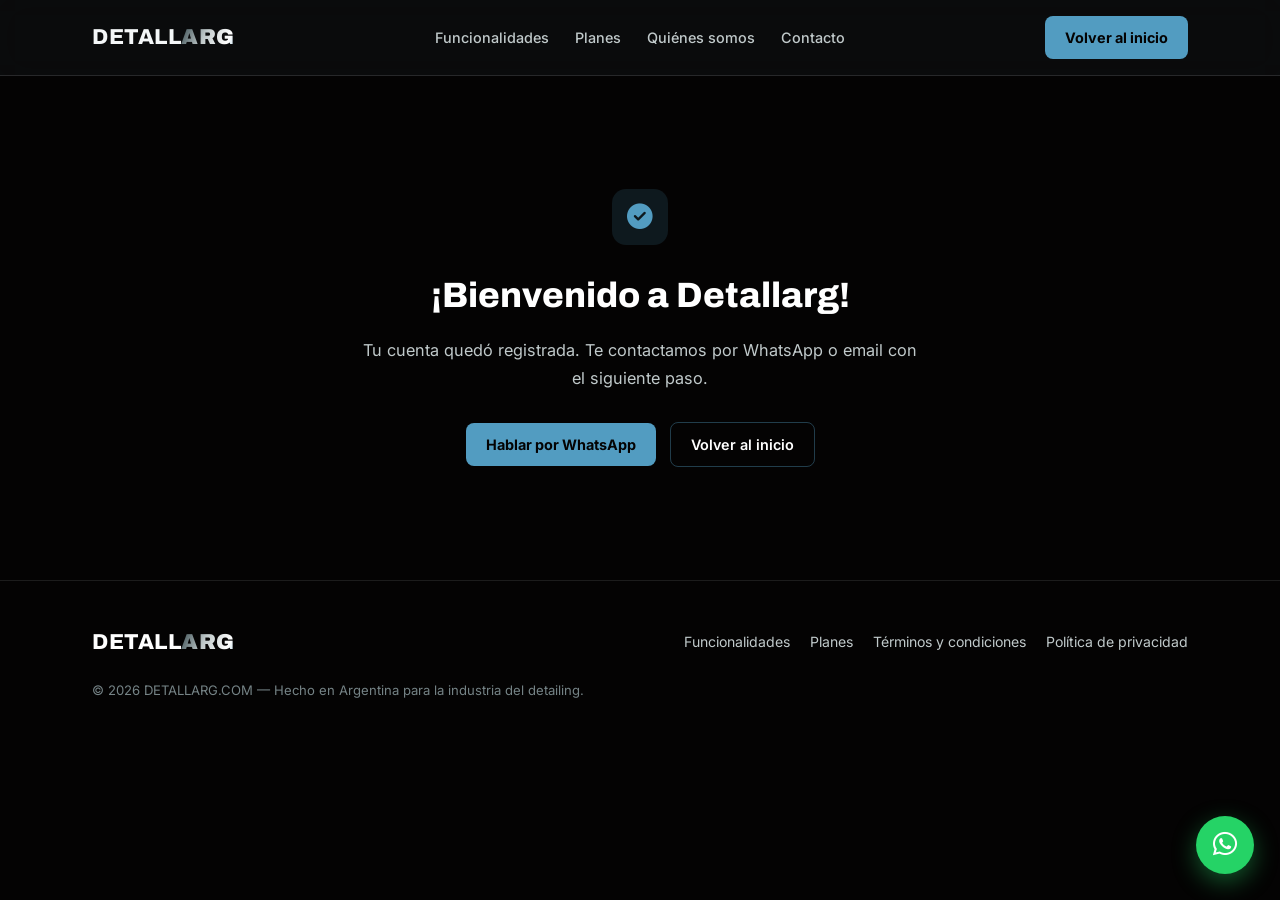
<file: bienvenida.html>
<!DOCTYPE html>
<html lang="es-AR">
<head>
<meta charset="UTF-8">
<meta name="viewport" content="width=device-width, initial-scale=1.0">
<title>¡Bienvenido a Detallarg! — DETALLARG</title>
<meta name="description" content="Tu cuenta en Detallarg fue creada. Próximos pasos para empezar a usar la plataforma.">
<meta name="robots" content="noindex">
<link rel="canonical" href="https://detallarg.com/bienvenida.html">
<meta name="theme-color" content="#040303">

<link rel="apple-touch-icon" href="apple-touch-icon.png">
<link rel="manifest" href="manifest.json">

<script async src="https://www.googletagmanager.com/gtag/js?id=G-JQW5ZD2PF5"></script>
<script>
  window.dataLayer = window.dataLayer || [];
  function gtag(){dataLayer.push(arguments);}
  gtag('js', new Date());
  gtag('config', 'G-JQW5ZD2PF5');
</script>

<link rel="preconnect" href="https://fonts.googleapis.com">
<link rel="preconnect" href="https://fonts.gstatic.com" crossorigin>
<link href="https://fonts.googleapis.com/css2?family=Archivo:wght@500;600;700;800;900&family=Inter:wght@400;500;600;700&family=JetBrains+Mono:wght@400;500;700&display=swap" rel="stylesheet">
<link rel="stylesheet" href="https://cdnjs.cloudflare.com/ajax/libs/font-awesome/6.5.1/css/all.min.css">
<link rel="icon" href="data:image/svg+xml,<svg xmlns=%22http://www.w3.org/2000/svg%22 viewBox=%220 0 100 100%22><rect width=%22100%22 height=%22100%22 rx=%2220%22 fill=%22%23040303%22/><text x=%2250%22 y=%2258%22 font-family=%22Archivo%22 font-weight=%22800%22 font-size=%2242%22 fill=%22%23529CC1%22 text-anchor=%22middle%22>DA</text></svg>">
<link rel="stylesheet" href="css/style.css">
</head>
<body>

<a href="https://wa.me/5492604553379?text=Hola!%20Acabo%20de%20crear%20mi%20cuenta%20en%20Detallarg" class="whatsapp-float" target="_blank" rel="noopener" aria-label="Contactar por WhatsApp"><i class="fa-brands fa-whatsapp" aria-hidden="true"></i></a>

<header>
  <div class="container" style="display:flex;justify-content:space-between;align-items:center;">
    <a href="index.html" class="logo" style="text-decoration:none;">DETALL<span class="arg chrome">ARG</span></a>
    <nav class="nav-links" aria-label="Navegación principal">
      <a href="index.html#funciones">Funcionalidades</a>
      <a href="index.html#precios">Planes</a>
      <a href="index.html#equipo">Quiénes somos</a>
      <a href="index.html#contacto">Contacto</a>
    </nav>
    <a href="index.html" class="btn-primary header-cta-desktop">Volver al inicio</a>
    <button class="menu-toggle" aria-label="Abrir menú" aria-expanded="false" onclick="toggleMenu()">
      <i class="fa-solid fa-bars" id="menuIcon" aria-hidden="true"></i>
    </button>
  </div>
</header>

<div class="mobile-menu" id="mobileMenu">
  <a href="index.html#funciones" onclick="closeMenu()">Funcionalidades</a>
  <a href="index.html#precios" onclick="closeMenu()">Planes</a>
  <a href="index.html#equipo" onclick="closeMenu()">Quiénes somos</a>
  <a href="index.html#contacto" onclick="closeMenu()">Contacto</a>
  <a href="index.html" class="btn-primary" onclick="closeMenu()">Volver al inicio</a>
</div>

<main>
<section class="band" data-theme="dark" style="min-height:56vh;display:flex;align-items:center;">
  <div class="container" style="max-width:600px;text-align:center;">
    <div style="width:56px;height:56px;border-radius:var(--radius-md);background:var(--accent-soft);color:var(--accent);display:flex;align-items:center;justify-content:center;font-size:1.6rem;margin:0 auto 22px;">
      <i class="fa-solid fa-circle-check" aria-hidden="true"></i>
    </div>
    <h1 id="welcomeTitle" style="font-family:var(--font-display);font-size:clamp(1.6rem,4vw,2.2rem);font-weight:800;margin-bottom:14px;">Cargando…</h1>
    <p id="welcomeBody" style="color:var(--text-muted);font-size:1.02rem;line-height:1.7;"></p>
    <div class="hero-cta" style="margin-top:30px;">
      <a href="https://wa.me/5492604553379?text=Hola!%20Acabo%20de%20crear%20mi%20cuenta%20en%20Detallarg" class="btn-primary" target="_blank" rel="noopener">Hablar por WhatsApp</a>
      <a href="index.html" class="btn-secondary">Volver al inicio</a>
    </div>
  </div>
</section>
</main>

<footer data-theme="dark">
  <div class="container">
    <div class="footer-top">
      <a href="index.html" class="logo" style="text-decoration:none;">DETALL<span class="arg chrome">ARG</span></a>
      <div class="footer-links">
        <a href="index.html#funciones">Funcionalidades</a>
        <a href="index.html#precios">Planes</a>
        <a href="terminos.html">Términos y condiciones</a>
        <a href="privacidad.html">Política de privacidad</a>
      </div>
    </div>
    <div class="footer-legal">© 2026 DETALLARG.COM — Hecho en Argentina para la industria del detailing.</div>
  </div>
</footer>

<script>
function toggleMenu(){
  const menu = document.getElementById('mobileMenu');
  const btn = document.querySelector('.menu-toggle');
  const icon = document.getElementById('menuIcon');
  const isOpen = menu.classList.toggle('open');
  btn.setAttribute('aria-expanded', isOpen ? 'true' : 'false');
  icon.className = isOpen ? 'fa-solid fa-xmark' : 'fa-solid fa-bars';
}
function closeMenu(){
  document.getElementById('mobileMenu').classList.remove('open');
  document.querySelector('.menu-toggle').setAttribute('aria-expanded','false');
  document.getElementById('menuIcon').className = 'fa-solid fa-bars';
}
const WA_NUMBER = '5492604553379';
document.querySelectorAll('a[href*="wa.me/"]').forEach(a => {
  a.href = a.href.replace(/wa\.me\/\d+/, 'wa.me/' + WA_NUMBER);
  a.addEventListener('click', () => { if (typeof gtag === 'function') gtag('event','whatsapp_click',{link_location:'bienvenida_page'}); });
});

/* ---------- Copy dinámico según resultado del registro ---------- */
(function(){
  const params = new URLSearchParams(window.location.search);
  const estado = params.get('estado');
  const nombreRaw = (params.get('nombre') || '').slice(0, 80);
  const titleEl = document.getElementById('welcomeTitle');
  const bodyEl = document.getElementById('welcomeBody');
  const saludo = nombreRaw ? ('¡Gracias, ' + nombreRaw + '!') : '¡Gracias!';

  if (estado === 'listo') {
    titleEl.textContent = 'Tu cuenta está creada';
    bodyEl.textContent = saludo + ' Ya guardamos los datos de tu taller en Detallarg. Estamos terminando de habilitar el acceso al panel — te escribimos por WhatsApp o email en cuanto esté listo para que entres con este mismo usuario y contraseña.';
  } else if (estado === 'pendiente') {
    titleEl.textContent = 'Ya casi — confirmá tu email';
    bodyEl.textContent = saludo + ' Te mandamos un email para confirmar tu cuenta: abrí el link que te llegó y quedás registrado. Después te contactamos por WhatsApp con el siguiente paso.';
  } else {
    titleEl.textContent = '¡Bienvenido a Detallarg!';
    bodyEl.textContent = 'Tu cuenta quedó registrada. Te contactamos por WhatsApp o email con el siguiente paso.';
  }

  if (typeof gtag === 'function') gtag('event', 'signup_welcome_view', { estado: estado || 'desconocido' });
})();
</script>
</body>
</html>
</file>
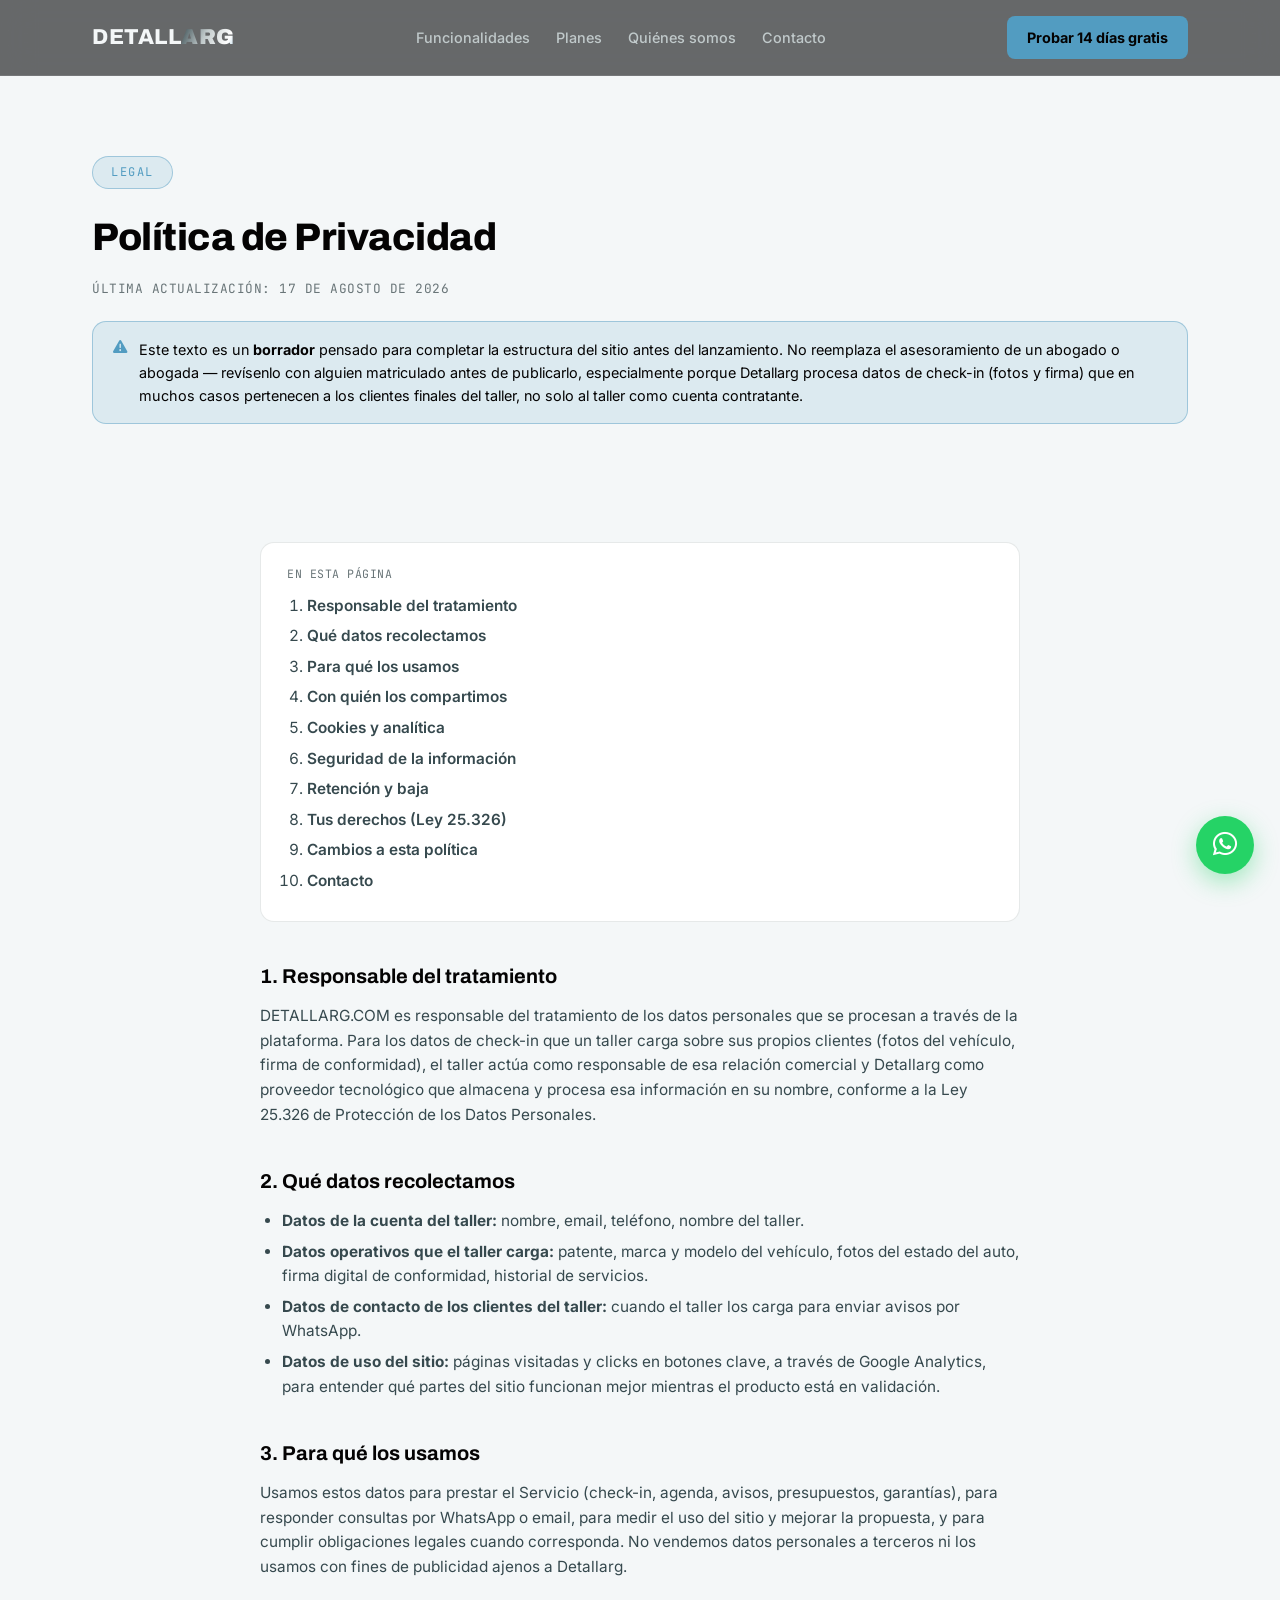
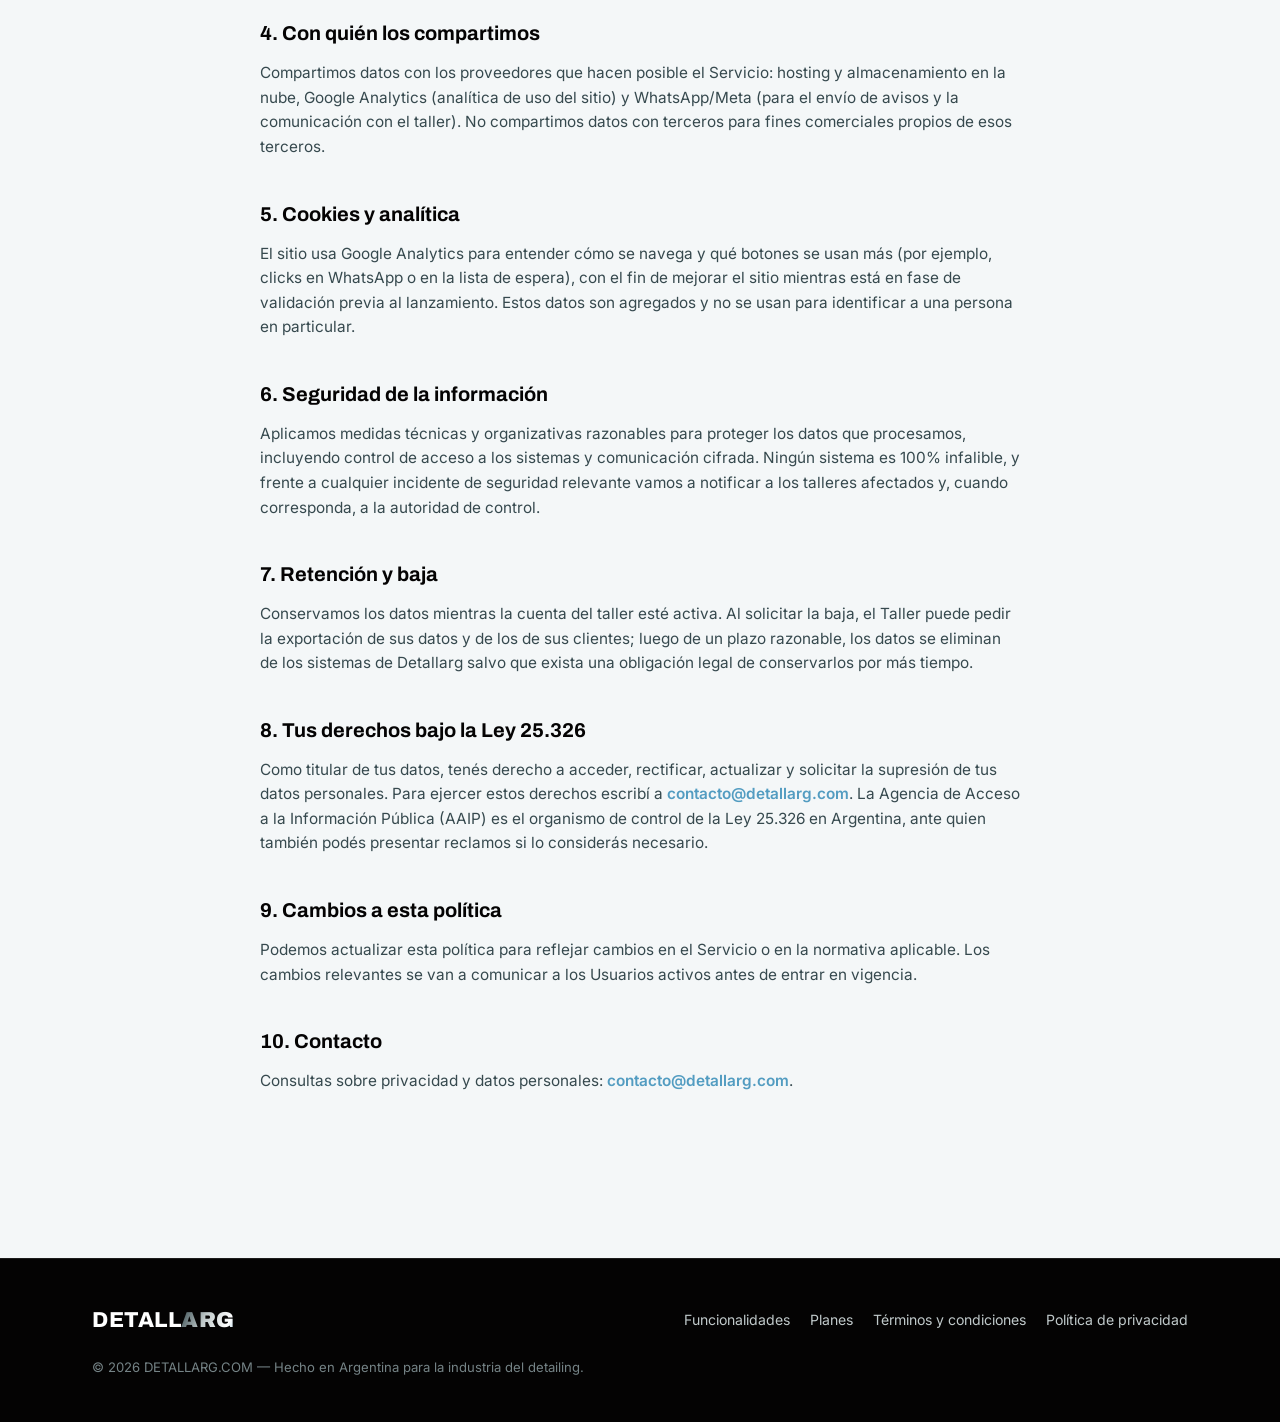
<file: privacidad.html>
<!DOCTYPE html>
<html lang="es-AR">
<head>
<meta charset="UTF-8">
<meta name="viewport" content="width=device-width, initial-scale=1.0">
<title>Política de Privacidad — DETALLARG</title>
<meta name="description" content="Política de privacidad y protección de datos personales de Detallarg, software de gestión para talleres de detailing.">
<link rel="canonical" href="https://detallarg.com/privacidad.html">
<meta name="theme-color" content="#F3F1EC">

<link rel="apple-touch-icon" href="apple-touch-icon.png">
<link rel="manifest" href="manifest.json">

<script async src="https://www.googletagmanager.com/gtag/js?id=G-JQW5ZD2PF5"></script>
<script>
  window.dataLayer = window.dataLayer || [];
  function gtag(){dataLayer.push(arguments);}
  gtag('js', new Date());
  gtag('config', 'G-JQW5ZD2PF5');
</script>

<link rel="preconnect" href="https://fonts.googleapis.com">
<link rel="preconnect" href="https://fonts.gstatic.com" crossorigin>
<link href="https://fonts.googleapis.com/css2?family=Archivo:wght@500;600;700;800;900&family=Inter:wght@400;500;600;700&family=JetBrains+Mono:wght@400;500;700&display=swap" rel="stylesheet">
<link rel="stylesheet" href="https://cdnjs.cloudflare.com/ajax/libs/font-awesome/6.5.1/css/all.min.css">
<link rel="icon" href="data:image/svg+xml,<svg xmlns=%22http://www.w3.org/2000/svg%22 viewBox=%220 0 100 100%22><rect width=%22100%22 height=%22100%22 rx=%2220%22 fill=%22%230A0A0B%22/><text x=%2250%22 y=%2258%22 font-family=%22Archivo%22 font-weight=%22800%22 font-size=%2242%22 fill=%22%23C77B3E%22 text-anchor=%22middle%22>DA</text></svg>">
<link rel="stylesheet" href="css/style.css">
</head>
<body class="theme-light">

<a href="https://wa.me/5492604553379?text=Hola!%20Tengo%20una%20consulta%20sobre%20la%20privacidad%20de%20mis%20datos%20en%20Detallarg" class="whatsapp-float" target="_blank" rel="noopener" aria-label="Contactar por WhatsApp"><i class="fa-brands fa-whatsapp" aria-hidden="true"></i></a>

<header>
  <div class="container" style="display:flex;justify-content:space-between;align-items:center;">
    <a href="index.html" class="logo" style="text-decoration:none;">DETALL<span class="arg chrome">ARG</span></a>
    <nav class="nav-links" aria-label="Navegación principal">
      <a href="index.html#funciones">Funcionalidades</a>
      <a href="index.html#precios">Planes</a>
      <a href="index.html#equipo">Quiénes somos</a>
      <a href="index.html#contacto">Contacto</a>
    </nav>
    <a href="index.html#precios" class="btn-primary header-cta-desktop">Probar 14 días gratis</a>
    <button class="menu-toggle" aria-label="Abrir menú" aria-expanded="false" onclick="toggleMenu()">
      <i class="fa-solid fa-bars" id="menuIcon" aria-hidden="true"></i>
    </button>
  </div>
</header>

<div class="mobile-menu" id="mobileMenu">
  <a href="index.html#funciones" onclick="closeMenu()">Funcionalidades</a>
  <a href="index.html#precios" onclick="closeMenu()">Planes</a>
  <a href="index.html#equipo" onclick="closeMenu()">Quiénes somos</a>
  <a href="index.html#contacto" onclick="closeMenu()">Contacto</a>
  <a href="index.html#precios" class="btn-primary" onclick="closeMenu()">Probar 14 días gratis</a>
</div>

<main>
<section class="band tight legal-hero" data-theme="light">
  <div class="container">
    <span class="eyebrow">Legal</span>
    <h1>Política de Privacidad</h1>
    <p class="legal-updated">Última actualización: 17 de agosto de 2026</p>

    <div class="legal-draft-notice">
      <i class="fa-solid fa-triangle-exclamation" aria-hidden="true"></i>
      <div>Este texto es un <strong>borrador</strong> pensado para completar la estructura del sitio antes del lanzamiento. No reemplaza el asesoramiento de un abogado o abogada — revísenlo con alguien matriculado antes de publicarlo, especialmente porque Detallarg procesa datos de check-in (fotos y firma) que en muchos casos pertenecen a los clientes finales del taller, no solo al taller como cuenta contratante.</div>
    </div>
  </div>
</section>

<section class="band tight" data-theme="light" style="padding-top:0;">
  <div class="container legal-body">

    <div class="legal-toc">
      <p>En esta página</p>
      <ol>
        <li><a href="#responsable">Responsable del tratamiento</a></li>
        <li><a href="#datos">Qué datos recolectamos</a></li>
        <li><a href="#finalidad">Para qué los usamos</a></li>
        <li><a href="#terceros">Con quién los compartimos</a></li>
        <li><a href="#cookies">Cookies y analítica</a></li>
        <li><a href="#seguridad">Seguridad de la información</a></li>
        <li><a href="#retencion">Retención y baja</a></li>
        <li><a href="#derechos">Tus derechos (Ley 25.326)</a></li>
        <li><a href="#cambios-priv">Cambios a esta política</a></li>
        <li><a href="#contacto-priv">Contacto</a></li>
      </ol>
    </div>

    <h2 id="responsable">1. Responsable del tratamiento</h2>
    <p>DETALLARG.COM es responsable del tratamiento de los datos personales que se procesan a través de la plataforma. Para los datos de check-in que un taller carga sobre sus propios clientes (fotos del vehículo, firma de conformidad), el taller actúa como responsable de esa relación comercial y Detallarg como proveedor tecnológico que almacena y procesa esa información en su nombre, conforme a la Ley 25.326 de Protección de los Datos Personales.</p>

    <h2 id="datos">2. Qué datos recolectamos</h2>
    <ul>
      <li><strong>Datos de la cuenta del taller:</strong> nombre, email, teléfono, nombre del taller.</li>
      <li><strong>Datos operativos que el taller carga:</strong> patente, marca y modelo del vehículo, fotos del estado del auto, firma digital de conformidad, historial de servicios.</li>
      <li><strong>Datos de contacto de los clientes del taller:</strong> cuando el taller los carga para enviar avisos por WhatsApp.</li>
      <li><strong>Datos de uso del sitio:</strong> páginas visitadas y clicks en botones clave, a través de Google Analytics, para entender qué partes del sitio funcionan mejor mientras el producto está en validación.</li>
    </ul>

    <h2 id="finalidad">3. Para qué los usamos</h2>
    <p>Usamos estos datos para prestar el Servicio (check-in, agenda, avisos, presupuestos, garantías), para responder consultas por WhatsApp o email, para medir el uso del sitio y mejorar la propuesta, y para cumplir obligaciones legales cuando corresponda. No vendemos datos personales a terceros ni los usamos con fines de publicidad ajenos a Detallarg.</p>

    <h2 id="terceros">4. Con quién los compartimos</h2>
    <p>Compartimos datos con los proveedores que hacen posible el Servicio: hosting y almacenamiento en la nube, Google Analytics (analítica de uso del sitio) y WhatsApp/Meta (para el envío de avisos y la comunicación con el taller). No compartimos datos con terceros para fines comerciales propios de esos terceros.</p>

    <h2 id="cookies">5. Cookies y analítica</h2>
    <p>El sitio usa Google Analytics para entender cómo se navega y qué botones se usan más (por ejemplo, clicks en WhatsApp o en la lista de espera), con el fin de mejorar el sitio mientras está en fase de validación previa al lanzamiento. Estos datos son agregados y no se usan para identificar a una persona en particular.</p>

    <h2 id="seguridad">6. Seguridad de la información</h2>
    <p>Aplicamos medidas técnicas y organizativas razonables para proteger los datos que procesamos, incluyendo control de acceso a los sistemas y comunicación cifrada. Ningún sistema es 100% infalible, y frente a cualquier incidente de seguridad relevante vamos a notificar a los talleres afectados y, cuando corresponda, a la autoridad de control.</p>

    <h2 id="retencion">7. Retención y baja</h2>
    <p>Conservamos los datos mientras la cuenta del taller esté activa. Al solicitar la baja, el Taller puede pedir la exportación de sus datos y de los de sus clientes; luego de un plazo razonable, los datos se eliminan de los sistemas de Detallarg salvo que exista una obligación legal de conservarlos por más tiempo.</p>

    <h2 id="derechos">8. Tus derechos bajo la Ley 25.326</h2>
    <p>Como titular de tus datos, tenés derecho a acceder, rectificar, actualizar y solicitar la supresión de tus datos personales. Para ejercer estos derechos escribí a <a href="mailto:contacto@detallarg.com">contacto@detallarg.com</a>. La Agencia de Acceso a la Información Pública (AAIP) es el organismo de control de la Ley 25.326 en Argentina, ante quien también podés presentar reclamos si lo considerás necesario.</p>

    <h2 id="cambios-priv">9. Cambios a esta política</h2>
    <p>Podemos actualizar esta política para reflejar cambios en el Servicio o en la normativa aplicable. Los cambios relevantes se van a comunicar a los Usuarios activos antes de entrar en vigencia.</p>

    <h2 id="contacto-priv">10. Contacto</h2>
    <p>Consultas sobre privacidad y datos personales: <a href="mailto:contacto@detallarg.com">contacto@detallarg.com</a>.</p>

  </div>
</section>
</main>

<footer data-theme="dark">
  <div class="container">
    <div class="footer-top">
      <a href="index.html" class="logo" style="text-decoration:none;">DETALL<span class="arg chrome">ARG</span></a>
      <div class="footer-links">
        <a href="index.html#funciones">Funcionalidades</a>
        <a href="index.html#precios">Planes</a>
        <a href="terminos.html">Términos y condiciones</a>
        <a href="privacidad.html">Política de privacidad</a>
      </div>
    </div>
    <div class="footer-legal">© 2026 DETALLARG.COM — Hecho en Argentina para la industria del detailing.</div>
  </div>
</footer>

<script>
function toggleMenu(){
  const menu = document.getElementById('mobileMenu');
  const btn = document.querySelector('.menu-toggle');
  const icon = document.getElementById('menuIcon');
  const isOpen = menu.classList.toggle('open');
  btn.setAttribute('aria-expanded', isOpen ? 'true' : 'false');
  icon.className = isOpen ? 'fa-solid fa-xmark' : 'fa-solid fa-bars';
}
function closeMenu(){
  document.getElementById('mobileMenu').classList.remove('open');
  document.querySelector('.menu-toggle').setAttribute('aria-expanded','false');
  document.getElementById('menuIcon').className = 'fa-solid fa-bars';
}
const WA_NUMBER = '5492604553379';
document.querySelectorAll('a[href*="wa.me/"]').forEach(a => {
  a.href = a.href.replace(/wa\.me\/\d+/, 'wa.me/' + WA_NUMBER);
  a.addEventListener('click', () => { if (typeof gtag === 'function') gtag('event','whatsapp_click',{link_location:'privacidad_page'}); });
});
</script>
</body>
</html>
</file>
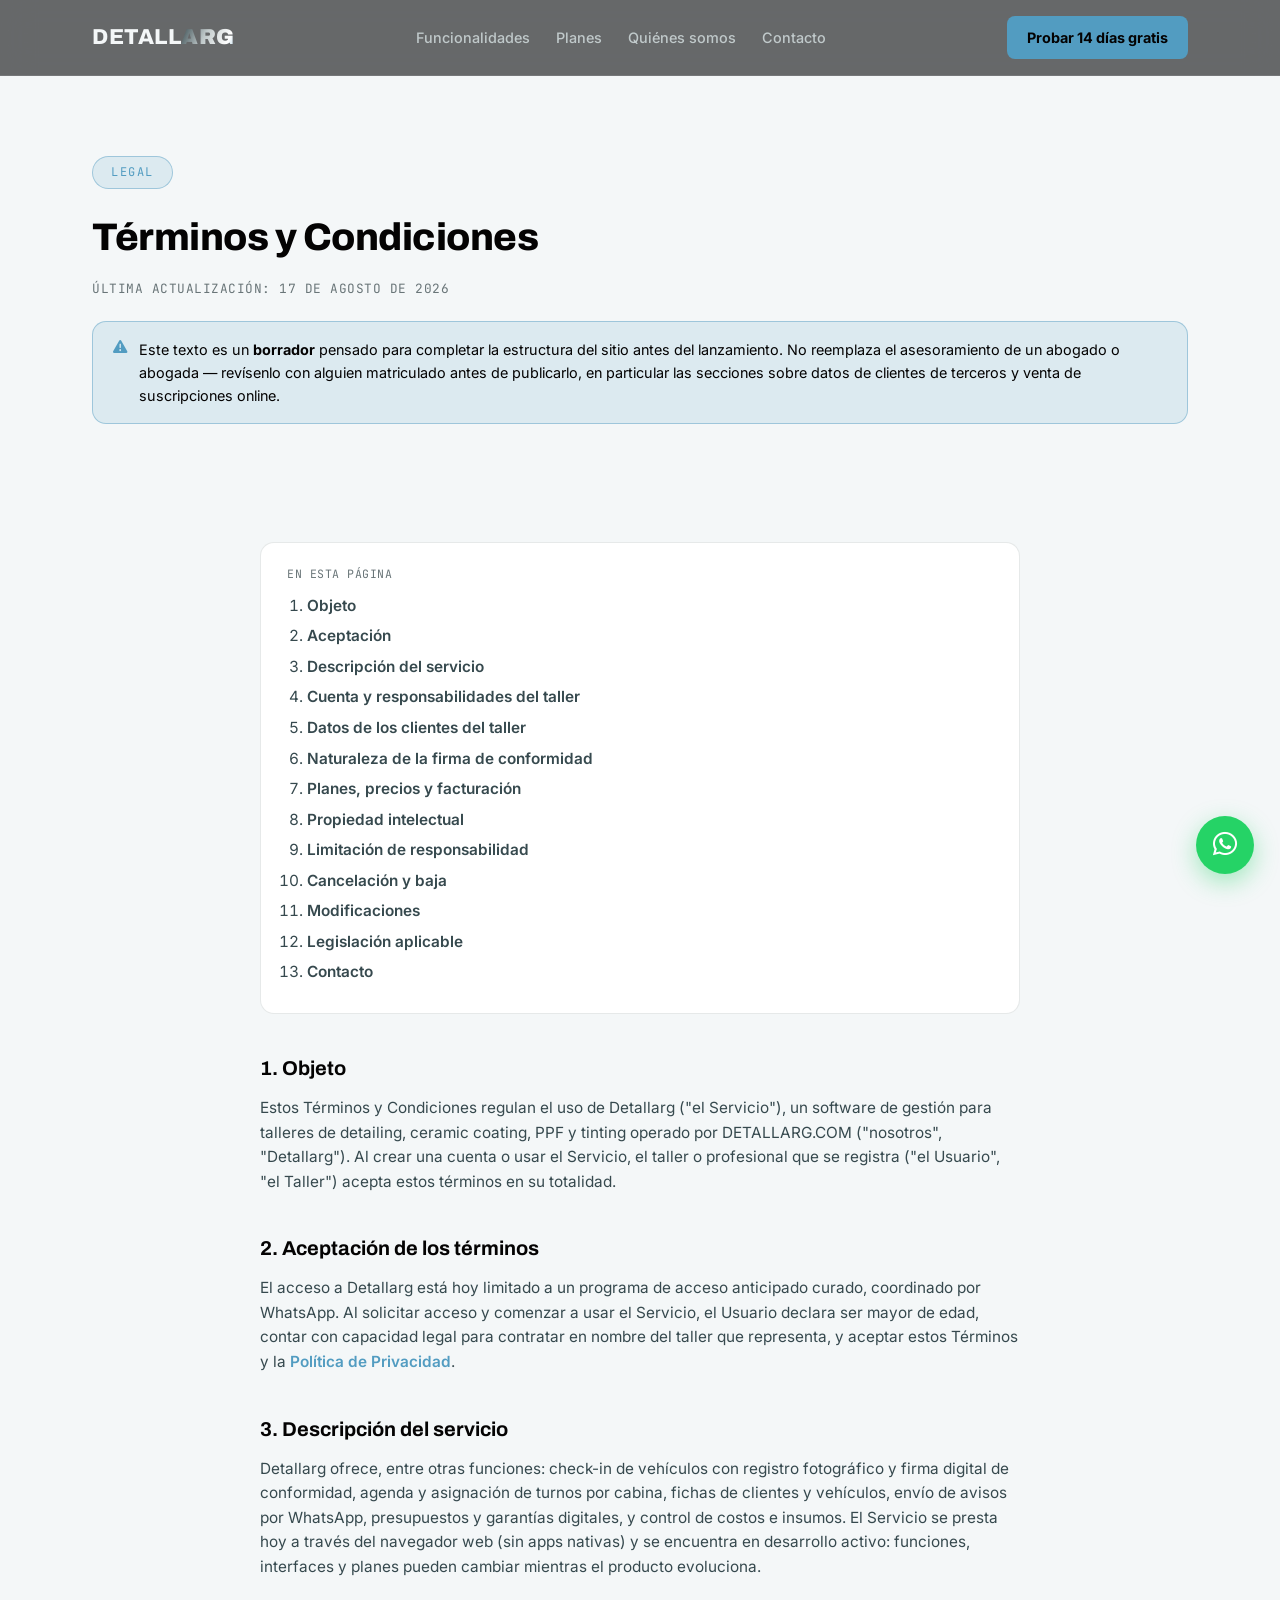
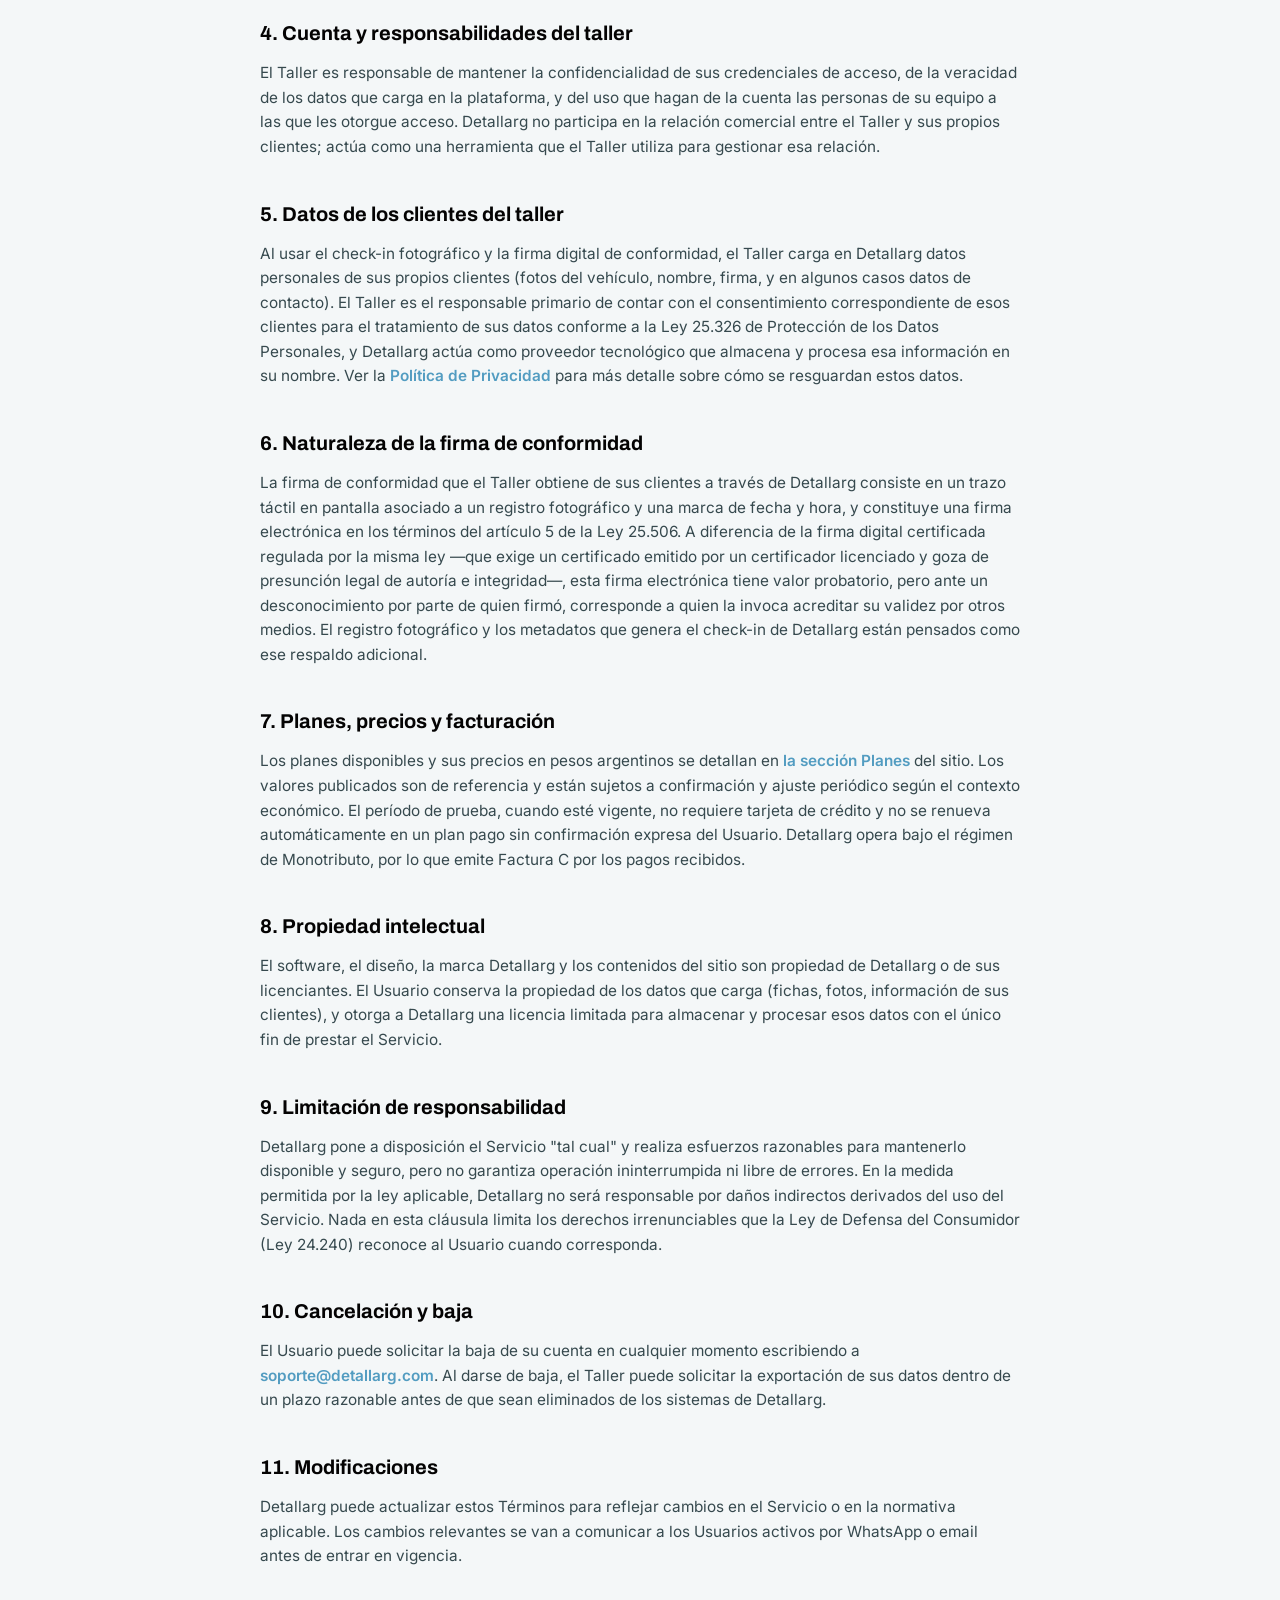
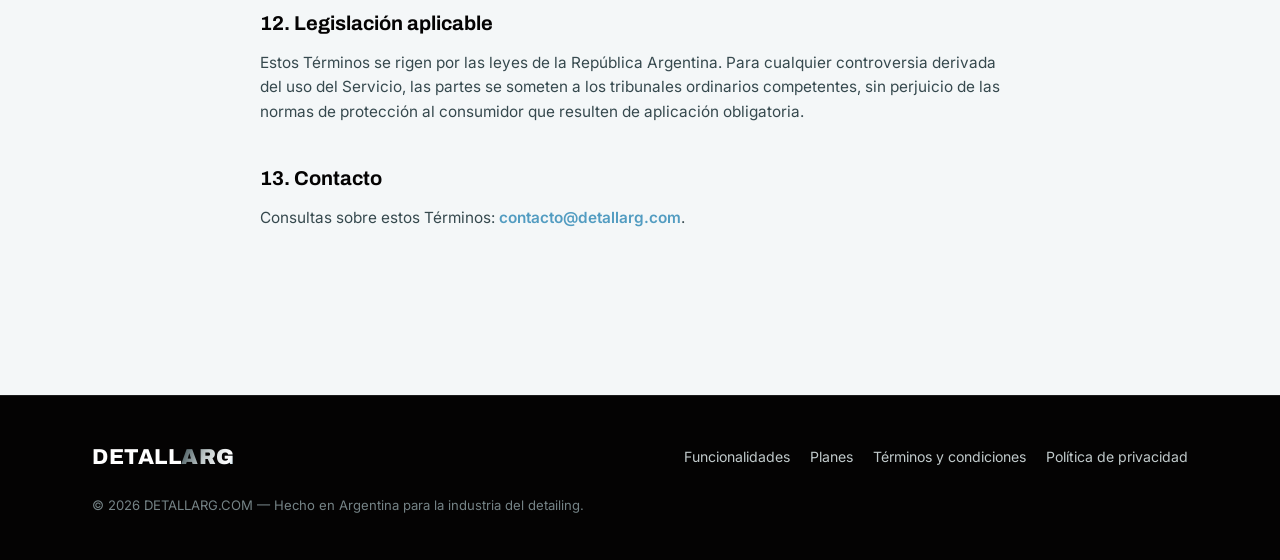
<file: terminos.html>
<!DOCTYPE html>
<html lang="es-AR">
<head>
<meta charset="UTF-8">
<meta name="viewport" content="width=device-width, initial-scale=1.0">
<title>Términos y Condiciones — DETALLARG</title>
<meta name="description" content="Términos y condiciones de uso de Detallarg, software de gestión para talleres de detailing.">
<link rel="canonical" href="https://detallarg.com/terminos.html">
<meta name="theme-color" content="#F3F1EC">

<link rel="apple-touch-icon" href="apple-touch-icon.png">
<link rel="manifest" href="manifest.json">

<script async src="https://www.googletagmanager.com/gtag/js?id=G-JQW5ZD2PF5"></script>
<script>
  window.dataLayer = window.dataLayer || [];
  function gtag(){dataLayer.push(arguments);}
  gtag('js', new Date());
  gtag('config', 'G-JQW5ZD2PF5');
</script>

<link rel="preconnect" href="https://fonts.googleapis.com">
<link rel="preconnect" href="https://fonts.gstatic.com" crossorigin>
<link href="https://fonts.googleapis.com/css2?family=Archivo:wght@500;600;700;800;900&family=Inter:wght@400;500;600;700&family=JetBrains+Mono:wght@400;500;700&display=swap" rel="stylesheet">
<link rel="stylesheet" href="https://cdnjs.cloudflare.com/ajax/libs/font-awesome/6.5.1/css/all.min.css">
<link rel="icon" href="data:image/svg+xml,<svg xmlns=%22http://www.w3.org/2000/svg%22 viewBox=%220 0 100 100%22><rect width=%22100%22 height=%22100%22 rx=%2220%22 fill=%22%230A0A0B%22/><text x=%2250%22 y=%2258%22 font-family=%22Archivo%22 font-weight=%22800%22 font-size=%2242%22 fill=%22%23C77B3E%22 text-anchor=%22middle%22>DA</text></svg>">
<link rel="stylesheet" href="css/style.css">
</head>
<body class="theme-light">

<a href="https://wa.me/5492604553379?text=Hola!%20Tengo%20una%20consulta%20sobre%20los%20t%C3%A9rminos%20de%20Detallarg" class="whatsapp-float" target="_blank" rel="noopener" aria-label="Contactar por WhatsApp"><i class="fa-brands fa-whatsapp" aria-hidden="true"></i></a>

<header>
  <div class="container" style="display:flex;justify-content:space-between;align-items:center;">
    <a href="index.html" class="logo" style="text-decoration:none;">DETALL<span class="arg chrome">ARG</span></a>
    <nav class="nav-links" aria-label="Navegación principal">
      <a href="index.html#funciones">Funcionalidades</a>
      <a href="index.html#precios">Planes</a>
      <a href="index.html#equipo">Quiénes somos</a>
      <a href="index.html#contacto">Contacto</a>
    </nav>
    <a href="index.html#precios" class="btn-primary header-cta-desktop">Probar 14 días gratis</a>
    <button class="menu-toggle" aria-label="Abrir menú" aria-expanded="false" onclick="toggleMenu()">
      <i class="fa-solid fa-bars" id="menuIcon" aria-hidden="true"></i>
    </button>
  </div>
</header>

<div class="mobile-menu" id="mobileMenu">
  <a href="index.html#funciones" onclick="closeMenu()">Funcionalidades</a>
  <a href="index.html#precios" onclick="closeMenu()">Planes</a>
  <a href="index.html#equipo" onclick="closeMenu()">Quiénes somos</a>
  <a href="index.html#contacto" onclick="closeMenu()">Contacto</a>
  <a href="index.html#precios" class="btn-primary" onclick="closeMenu()">Probar 14 días gratis</a>
</div>

<main>
<section class="band tight legal-hero" data-theme="light">
  <div class="container">
    <span class="eyebrow">Legal</span>
    <h1>Términos y Condiciones</h1>
    <p class="legal-updated">Última actualización: 17 de agosto de 2026</p>

    <div class="legal-draft-notice">
      <i class="fa-solid fa-triangle-exclamation" aria-hidden="true"></i>
      <div>Este texto es un <strong>borrador</strong> pensado para completar la estructura del sitio antes del lanzamiento. No reemplaza el asesoramiento de un abogado o abogada — revísenlo con alguien matriculado antes de publicarlo, en particular las secciones sobre datos de clientes de terceros y venta de suscripciones online.</div>
    </div>
  </div>
</section>

<section class="band tight" data-theme="light" style="padding-top:0;">
  <div class="container legal-body">

    <div class="legal-toc">
      <p>En esta página</p>
      <ol>
        <li><a href="#objeto">Objeto</a></li>
        <li><a href="#aceptacion">Aceptación</a></li>
        <li><a href="#servicio">Descripción del servicio</a></li>
        <li><a href="#cuenta">Cuenta y responsabilidades del taller</a></li>
        <li><a href="#datos-terceros">Datos de los clientes del taller</a></li>
        <li><a href="#firma-electronica">Naturaleza de la firma de conformidad</a></li>
        <li><a href="#planes">Planes, precios y facturación</a></li>
        <li><a href="#propiedad">Propiedad intelectual</a></li>
        <li><a href="#responsabilidad">Limitación de responsabilidad</a></li>
        <li><a href="#baja">Cancelación y baja</a></li>
        <li><a href="#cambios">Modificaciones</a></li>
        <li><a href="#legislacion">Legislación aplicable</a></li>
        <li><a href="#contacto-legal">Contacto</a></li>
      </ol>
    </div>

    <h2 id="objeto">1. Objeto</h2>
    <p>Estos Términos y Condiciones regulan el uso de Detallarg ("el Servicio"), un software de gestión para talleres de detailing, ceramic coating, PPF y tinting operado por DETALLARG.COM ("nosotros", "Detallarg"). Al crear una cuenta o usar el Servicio, el taller o profesional que se registra ("el Usuario", "el Taller") acepta estos términos en su totalidad.</p>

    <h2 id="aceptacion">2. Aceptación de los términos</h2>
    <p>El acceso a Detallarg está hoy limitado a un programa de acceso anticipado curado, coordinado por WhatsApp. Al solicitar acceso y comenzar a usar el Servicio, el Usuario declara ser mayor de edad, contar con capacidad legal para contratar en nombre del taller que representa, y aceptar estos Términos y la <a href="privacidad.html">Política de Privacidad</a>.</p>

    <h2 id="servicio">3. Descripción del servicio</h2>
    <p>Detallarg ofrece, entre otras funciones: check-in de vehículos con registro fotográfico y firma digital de conformidad, agenda y asignación de turnos por cabina, fichas de clientes y vehículos, envío de avisos por WhatsApp, presupuestos y garantías digitales, y control de costos e insumos. El Servicio se presta hoy a través del navegador web (sin apps nativas) y se encuentra en desarrollo activo: funciones, interfaces y planes pueden cambiar mientras el producto evoluciona.</p>

    <h2 id="cuenta">4. Cuenta y responsabilidades del taller</h2>
    <p>El Taller es responsable de mantener la confidencialidad de sus credenciales de acceso, de la veracidad de los datos que carga en la plataforma, y del uso que hagan de la cuenta las personas de su equipo a las que les otorgue acceso. Detallarg no participa en la relación comercial entre el Taller y sus propios clientes; actúa como una herramienta que el Taller utiliza para gestionar esa relación.</p>

    <h2 id="datos-terceros">5. Datos de los clientes del taller</h2>
    <p>Al usar el check-in fotográfico y la firma digital de conformidad, el Taller carga en Detallarg datos personales de sus propios clientes (fotos del vehículo, nombre, firma, y en algunos casos datos de contacto). El Taller es el responsable primario de contar con el consentimiento correspondiente de esos clientes para el tratamiento de sus datos conforme a la Ley 25.326 de Protección de los Datos Personales, y Detallarg actúa como proveedor tecnológico que almacena y procesa esa información en su nombre. Ver la <a href="privacidad.html">Política de Privacidad</a> para más detalle sobre cómo se resguardan estos datos.</p>

    <h2 id="firma-electronica">6. Naturaleza de la firma de conformidad</h2>
    <p>La firma de conformidad que el Taller obtiene de sus clientes a través de Detallarg consiste en un trazo táctil en pantalla asociado a un registro fotográfico y una marca de fecha y hora, y constituye una firma electrónica en los términos del artículo 5 de la Ley 25.506. A diferencia de la firma digital certificada regulada por la misma ley —que exige un certificado emitido por un certificador licenciado y goza de presunción legal de autoría e integridad—, esta firma electrónica tiene valor probatorio, pero ante un desconocimiento por parte de quien firmó, corresponde a quien la invoca acreditar su validez por otros medios. El registro fotográfico y los metadatos que genera el check-in de Detallarg están pensados como ese respaldo adicional.</p>

    <h2 id="planes">7. Planes, precios y facturación</h2>
    <p>Los planes disponibles y sus precios en pesos argentinos se detallan en <a href="index.html#precios">la sección Planes</a> del sitio. Los valores publicados son de referencia y están sujetos a confirmación y ajuste periódico según el contexto económico. El período de prueba, cuando esté vigente, no requiere tarjeta de crédito y no se renueva automáticamente en un plan pago sin confirmación expresa del Usuario. Detallarg opera bajo el régimen de Monotributo, por lo que emite Factura C por los pagos recibidos.</p>

    <h2 id="propiedad">8. Propiedad intelectual</h2>
    <p>El software, el diseño, la marca Detallarg y los contenidos del sitio son propiedad de Detallarg o de sus licenciantes. El Usuario conserva la propiedad de los datos que carga (fichas, fotos, información de sus clientes), y otorga a Detallarg una licencia limitada para almacenar y procesar esos datos con el único fin de prestar el Servicio.</p>

    <h2 id="responsabilidad">9. Limitación de responsabilidad</h2>
    <p>Detallarg pone a disposición el Servicio "tal cual" y realiza esfuerzos razonables para mantenerlo disponible y seguro, pero no garantiza operación ininterrumpida ni libre de errores. En la medida permitida por la ley aplicable, Detallarg no será responsable por daños indirectos derivados del uso del Servicio. Nada en esta cláusula limita los derechos irrenunciables que la Ley de Defensa del Consumidor (Ley 24.240) reconoce al Usuario cuando corresponda.</p>

    <h2 id="baja">10. Cancelación y baja</h2>
    <p>El Usuario puede solicitar la baja de su cuenta en cualquier momento escribiendo a <a href="mailto:soporte@detallarg.com">soporte@detallarg.com</a>. Al darse de baja, el Taller puede solicitar la exportación de sus datos dentro de un plazo razonable antes de que sean eliminados de los sistemas de Detallarg.</p>

    <h2 id="cambios">11. Modificaciones</h2>
    <p>Detallarg puede actualizar estos Términos para reflejar cambios en el Servicio o en la normativa aplicable. Los cambios relevantes se van a comunicar a los Usuarios activos por WhatsApp o email antes de entrar en vigencia.</p>

    <h2 id="legislacion">12. Legislación aplicable</h2>
    <p>Estos Términos se rigen por las leyes de la República Argentina. Para cualquier controversia derivada del uso del Servicio, las partes se someten a los tribunales ordinarios competentes, sin perjuicio de las normas de protección al consumidor que resulten de aplicación obligatoria.</p>

    <h2 id="contacto-legal">13. Contacto</h2>
    <p>Consultas sobre estos Términos: <a href="mailto:contacto@detallarg.com">contacto@detallarg.com</a>.</p>

  </div>
</section>
</main>

<footer data-theme="dark">
  <div class="container">
    <div class="footer-top">
      <a href="index.html" class="logo" style="text-decoration:none;">DETALL<span class="arg chrome">ARG</span></a>
      <div class="footer-links">
        <a href="index.html#funciones">Funcionalidades</a>
        <a href="index.html#precios">Planes</a>
        <a href="terminos.html">Términos y condiciones</a>
        <a href="privacidad.html">Política de privacidad</a>
      </div>
    </div>
    <div class="footer-legal">© 2026 DETALLARG.COM — Hecho en Argentina para la industria del detailing.</div>
  </div>
</footer>

<script>
function toggleMenu(){
  const menu = document.getElementById('mobileMenu');
  const btn = document.querySelector('.menu-toggle');
  const icon = document.getElementById('menuIcon');
  const isOpen = menu.classList.toggle('open');
  btn.setAttribute('aria-expanded', isOpen ? 'true' : 'false');
  icon.className = isOpen ? 'fa-solid fa-xmark' : 'fa-solid fa-bars';
}
function closeMenu(){
  document.getElementById('mobileMenu').classList.remove('open');
  document.querySelector('.menu-toggle').setAttribute('aria-expanded','false');
  document.getElementById('menuIcon').className = 'fa-solid fa-bars';
}
const WA_NUMBER = '5492604553379';
document.querySelectorAll('a[href*="wa.me/"]').forEach(a => {
  a.href = a.href.replace(/wa\.me\/\d+/, 'wa.me/' + WA_NUMBER);
  a.addEventListener('click', () => { if (typeof gtag === 'function') gtag('event','whatsapp_click',{link_location:'terminos_page'}); });
});
</script>
</body>
</html>
</file>
<file: css/style.css>
/* ============ TOKENS ============ */
:root {
  --accent: #529CC1;
  --accent-2: #72B2D5;
  --accent-dark: #36494E;
  --accent-soft: rgba(82, 156, 193, 0.14);
  --accent-glow: rgba(82, 156, 193, 0.28);
  --danger-muted: #B5564A;

  /* Radios de borde: escala de 3 niveles (progresión de 6px) que agrupa los
     ~11 valores sueltos que había antes (entre 6px y 40px, sin criterio).
     sm = controles interactivos: botones, inputs, skip-link.
     md = cards de contenido chicas, badges de ícono y paneles compactos:
       comp-card, mini-card, bubble, founder-icon, contact-card .ic,
       store-badge, faq-item, price-badge, legal-draft-notice, step-card,
       legal-toc.
     lg = paneles y cards grandes: founder-card, price-card, contact-card,
       comparison-box, crm-panel, calculator-box.
     Quedan afuera a propósito (no son parte de esta escala de "card"):
     círculos (50%: sliders, dots del CRM, whatsapp-float), el chasis del
     mockup de iPhone (40px/12px, tamaño fijo del dispositivo), badges tipo
     píldora (eyebrow, ya redondeados al máximo por su propia altura) y
     tags/barras muy chicos (2–6px: loader-bar, calc-slider, comp-tag,
     crm-event) donde 8px+ se vería desproporcionado. */
  --radius-sm: 8px;
  --radius-md: 14px;
  --radius-lg: 20px;

  /* Ritmo vertical entre secciones: escala de 3 niveles, múltiplos de 20px,
     asignados según densidad de contenido (no todas las secciones son
     iguales, pero antes usaban solo 2 valores sueltos -100px u 80px- sin
     ese criterio).
     sm = bloque único y compacto, poco para escanear: calculadora,
       app-nativa, faq.
     md = densidad media, el default: comparativa, calendario/CRM,
       cómo-funciona, contacto.
     lg = secciones con más contenido para recorrer: funciones
       (scrollytelling de 4 bloques), precios (grid de planes), equipo
       (grid de founders).
     El hero-stage queda afuera: no es un .band, tiene su propio ritmo
     (60px/90px) por diseño y no se toca acá. */
  --space-section-sm: 80px;
  --space-section-md: 100px;
  --space-section-lg: 120px;

  --font-display: 'Archivo', -apple-system, BlinkMacSystemFont, sans-serif;
  --font-body: 'Inter', -apple-system, BlinkMacSystemFont, sans-serif;
  --font-mono: 'JetBrains Mono', monospace;

  /* Tema Oscuro (Taller / Noche) — Default */
  --bg: #040303;
  --surface: #0E1315;
  --surface-2: #182023;
  --text: #FFFFFF;
  --text-muted: #C0C9CA;
  --text-faint: #758386;
  --border: rgba(192, 201, 202, 0.12);
  --border-strong: rgba(82, 156, 193, 0.38);
  --card-shadow: 0 14px 32px -12px rgba(0, 0, 0, 0.45);

  /* Misma duración/easing que usa body para el fade día/noche */
  --theme-transition: color 0.8s cubic-bezier(0.16, 1, 0.3, 1), background-color 0.8s cubic-bezier(0.16, 1, 0.3, 1), border-color 0.8s cubic-bezier(0.16, 1, 0.3, 1);

  --chrome-1: #36494E;
  --chrome-2: #C0C9CA;
  --chrome-3: #FFFFFF;
  --chrome-4: #529CC1;
  --chrome-5: #C0C9CA;
}

/* Tema Claro (Quirófano / Día) */
body.theme-light {
  --bg: #F4F7F8;
  --surface: #FFFFFF;
  --surface-2: #E5ECED;
  --text: #040303;
  --text-muted: #36494E;
  --text-faint: #697578;
  --border: rgba(54, 73, 78, 0.12);
  --border-strong: rgba(82, 156, 193, 0.45);
  --accent-glow: rgba(82, 156, 193, 0.18);
  --card-shadow: 0 14px 32px -12px rgba(4, 3, 3, 0.16);

  --chrome-1: #36494E;
  --chrome-2: #529CC1;
  --chrome-3: #040303;
  --chrome-4: #36494E;
  --chrome-5: #529CC1;
}

/* Cada sección declara su data-theme de forma estática en el HTML (no
   cambia en runtime): fijamos acá las variables de color POR SECCIÓN en vez
   de depender solo de body.theme-light (que el scroll togglea). Antes, el
   fondo de TODA la página (secciones + hero, todas heredando la misma
   variable --bg de body) crossfadeaba en simultáneo entre negro y blanco
   casi puros, y ese blend de color pasa inevitablemente por un gris medio
   parejo en toda la pantalla a la vez. Fijando el valor localmente por
   sección, cada una tiene su color final desde el primer render, sin
   animación ni gris intermedio; solo el header (que sí necesita reaccionar
   en vivo a qué sección tiene detrás) sigue atado a body.theme-light. */
[data-theme="dark"] {
  --bg: #040303;
  --surface: #0E1315;
  --surface-2: #182023;
  --text: #FFFFFF;
  --text-muted: #C0C9CA;
  --text-faint: #758386;
  --border: rgba(192, 201, 202, 0.12);
  --border-strong: rgba(82, 156, 193, 0.38);
  --accent-glow: rgba(82, 156, 193, 0.28);
  --card-shadow: 0 14px 32px -12px rgba(0, 0, 0, 0.45);

  --chrome-1: #36494E;
  --chrome-2: #C0C9CA;
  --chrome-3: #FFFFFF;
  --chrome-4: #529CC1;
  --chrome-5: #C0C9CA;
}

[data-theme="light"] {
  --bg: #F4F7F8;
  --surface: #FFFFFF;
  --surface-2: #E5ECED;
  --text: #040303;
  --text-muted: #36494E;
  --text-faint: #697578;
  --border: rgba(54, 73, 78, 0.12);
  --border-strong: rgba(82, 156, 193, 0.45);
  --accent-glow: rgba(82, 156, 193, 0.18);
  --card-shadow: 0 14px 32px -12px rgba(4, 3, 3, 0.16);

  --chrome-1: #36494E;
  --chrome-2: #529CC1;
  --chrome-3: #040303;
  --chrome-4: #36494E;
  --chrome-5: #529CC1;
}

[data-theme] {
  background-color: var(--bg);
  color: var(--text);
}

/* ============ RESET & BASE ============ */
*, *::before, *::after {
  box-sizing: border-box;
  margin: 0;
  padding: 0;
}

/* El atributo [hidden] tiene la misma especificidad que una clase de autor
   (ej. .btn-primary { display: inline-block }), y al cargar después en el
   cascade la clase gana y el elemento queda visible pese al atributo. */
[hidden] {
  display: none !important;
}

html {
  scroll-behavior: smooth;
  text-rendering: optimizeLegibility;
  -webkit-font-smoothing: antialiased;
}

body {
  font-family: var(--font-body);
  background-color: var(--bg);
  color: var(--text);
  line-height: 1.6;
  overflow-x: hidden;
  transition: background-color 0.8s cubic-bezier(0.16, 1, 0.3, 1), color 0.8s cubic-bezier(0.16, 1, 0.3, 1);
}

/* ============ FADE DE TEMA: elementos que fijan su propio color/fondo/borde ============ */
/* background-color y border-color no son heredables, así que cada elemento que los
   define explícitamente (var(--surface), var(--border), etc.) necesita su propia
   transition para acompañar el fade de body en vez de cambiar de golpe. */
.hero-stage,
.hero-pill,
.eyebrow,
.hero-stage h1,
.hero-stage p,
.hero-subtext,
.iphone-screen,
.iphone-status,
.section-title p,
.comparison-box,
.comp-card ul,
.feature-text p,
.bubble .t,
.scr-cal .day,
.scr-budget .line,
.mini-card p,
.calculator-box,
.calculator-box > p,
.calc-input-group label,
.calc-slider,
.calc-note,
.crm-panel,
.crm-topbar,
.crm-topbar .dots span,
.crm-topbar .title,
.crm-week .head,
.crm-week .time,
.crm-week .cell,
.crm-event .svc,
.step-card p,
.founder-card p,
.store-badge i,
.store-badge .label,
.store-badge small,
.store-note,
.pricing-note,
.price-card > div > p.desc,
.price span,
.price-features li,
.faq-answer,
.contact-card p,
.waitlist-note,
.mobile-menu,
.mobile-menu a,
.menu-toggle,
footer,
.footer-legal,
.legal-updated,
.legal-draft-notice,
.legal-body p,
.legal-body ul,
.legal-body ol,
.legal-toc,
.legal-toc p {
  transition: var(--theme-transition);
}

a {
  color: inherit;
  text-decoration: none;
}

:focus-visible {
  outline: 2px solid var(--accent);
  outline-offset: 3px;
}

.skip-link {
  position: absolute;
  top: -100px;
  left: 12px;
  z-index: 10001;
  background: var(--accent);
  color: #040303;
  padding: 10px 18px;
  border-radius: var(--radius-sm);
  font-weight: 700;
  font-size: 0.9rem;
  transition: top 0.2s ease;
}

.skip-link:focus {
  top: 12px;
}

.container {
  max-width: 1140px;
  margin: 0 auto;
  padding: 0 22px;
}

section {
  position: relative;
}

img, svg {
  max-width: 100%;
  height: auto;
  display: block;
}

@media (prefers-reduced-motion: reduce) {
  *, *::before, *::after {
    animation-duration: 0.001ms !important;
    animation-iteration-count: 1 !important;
    transition-duration: 0.01ms !important;
    scroll-behavior: auto !important;
  }

  .calc-slider::-webkit-slider-thumb,
  .calc-slider::-moz-range-thumb {
    transition-duration: 0.01ms !important;
  }
}

/* ============ CHROME TEXT ============ */
.chrome {
  background: linear-gradient(115deg, var(--chrome-1) 0%, var(--chrome-2) 22%, var(--chrome-3) 42%, var(--chrome-4) 60%, var(--chrome-5) 78%, var(--chrome-1) 100%);
  background-size: 220% 100%;
  -webkit-background-clip: text;
  background-clip: text;
  color: transparent;
  animation: chrome-sweep 7s ease-in-out infinite;
}

@keyframes chrome-sweep {
  0% { background-position: 0% 50%; }
  50% { background-position: 100% 50%; }
  100% { background-position: 0% 50%; }
}

/* ============ LOADER ============ */
#loader {
  position: fixed;
  inset: 0;
  z-index: 10000;
  background: #040303;
  display: flex;
  align-items: center;
  justify-content: center;
  flex-direction: column;
  gap: 22px;
  transition: opacity 0.7s cubic-bezier(0.16, 1, 0.3, 1), visibility 0.7s ease;
}

#loader.hide {
  opacity: 0;
  visibility: hidden;
  pointer-events: none;
}

#loader.skip {
  transition: none;
  opacity: 0;
  visibility: hidden;
  pointer-events: none;
}

.loader-word {
  position: relative;
  font-family: var(--font-display);
  font-weight: 900;
  font-size: clamp(2.2rem, 7vw, 4.6rem);
  letter-spacing: 1px;
}

.loader-word .base {
  color: rgba(192, 201, 202, 0.12);
}

.loader-word .fill {
  position: absolute;
  top: 0;
  left: 0;
  height: 100%;
  width: 0%;
  overflow: hidden;
  white-space: nowrap;
  background: linear-gradient(115deg, #36494E, #FFFFFF 40%, #529CC1 60%, #C0C9CA);
  -webkit-background-clip: text;
  background-clip: text;
  color: transparent;
  animation: charge 2.1s cubic-bezier(0.65, 0, 0.35, 1) forwards;
}

@keyframes charge {
  0% { width: 0%; }
  70% { width: 101%; }
  100% { width: 101%; }
}

.loader-bar {
  width: min(280px, 60vw);
  height: 2px;
  background: rgba(192, 201, 202, 0.15);
  border-radius: 2px;
  overflow: hidden;
}

.loader-bar span {
  display: block;
  height: 100%;
  width: 0%;
  background: var(--accent);
  animation: chargebar 2.1s cubic-bezier(0.65, 0, 0.35, 1) forwards;
}

@keyframes chargebar {
  0% { width: 0%; }
  70% { width: 100%; }
  100% { width: 100%; }
}

.loader-label {
  font-family: var(--font-mono);
  font-size: 0.72rem;
  letter-spacing: 2px;
  color: var(--text-faint);
  text-transform: uppercase;
}

/* ============ HEADER ============ */
header {
  padding: 16px 0;
  position: sticky;
  top: 0;
  z-index: 100;

  /* El header ya NO sigue el theme-light de scroll: backdrop-filter sobre
     un elemento sticky no repinta de forma confiable en cada frame durante
     scroll con inercia (bug de compositing de Chromium), así que togear su
     color con body.theme-light lo dejaba "pegado" en el color viejo hasta
     que el scroll se frenaba, con saltos bruscos en vez de una transición.
     En vez de perseguir el compositing, el header pasa a tener una paleta
     fija (vidrio oscuro translúcido) que funciona igual de bien encima de
     cualquier sección, clara u oscura. Estas variables locales evitan que
     sus hijos (.logo, .nav-links, .menu-toggle, el texto "ARG" con
     .chrome) hereden --text/--chrome-* de body.theme-light. */
  --text: #F4F7F8;
  --text-muted: #C0C9CA;
  --border: rgba(192, 201, 202, 0.16);
  --chrome-1: #36494E;
  --chrome-2: #C0C9CA;
  --chrome-3: #FFFFFF;
  --chrome-4: #529CC1;
  --chrome-5: #C0C9CA;

  background: rgba(15, 17, 19, 0.62);
  color: var(--text);
  backdrop-filter: blur(16px);
  -webkit-backdrop-filter: blur(16px);
  border-bottom: 1px solid var(--border);
}

.logo {
  font-family: var(--font-display);
  font-weight: 800;
  font-size: 1.35rem;
  letter-spacing: 0.5px;
  white-space: nowrap;
  display: inline-block;
  transition: transform 0.2s ease;
}

.logo:hover {
  transform: scale(1.03);
}

.logo .arg {
  font-weight: 900;
}

.nav-links {
  display: flex;
  gap: 26px;
  align-items: center;
}

.nav-links a {
  color: var(--text-muted);
  font-size: 0.9rem;
  font-weight: 500;
  transition: color 0.2s ease;
}

.nav-links a:hover {
  color: var(--text);
}

/* Botones */
.btn-primary {
  background: var(--accent);
  color: #040303;
  font-weight: 700;
  padding: 10px 20px;
  border-radius: var(--radius-sm);
  display: inline-block;
  border: none;
  cursor: pointer;
  font-size: 0.9rem;
  transition: background-color 0.2s ease, transform 0.2s cubic-bezier(0.2, 0.8, 0.2, 1), box-shadow 0.2s ease;
  position: relative;
  overflow: hidden;
}

/* Sheen: misma técnica que chrome-sweep (gradiente sobredimensionado que se
   desplaza con background-position), pero en un pseudo-elemento y una sola
   pasada por hover — sin loop, para no sumar movimiento ambiente al de hex-ignite. */
.btn-primary::after {
  content: '';
  position: absolute;
  inset: 0;
  border-radius: inherit;
  background: linear-gradient(115deg, transparent 40%, rgba(255, 255, 255, 0.32) 50%, transparent 60%);
  background-size: 250% 100%;
  background-position: 100% 0;
  opacity: 0;
  pointer-events: none;
}

.btn-primary:hover::after {
  animation: btn-sheen 0.9s cubic-bezier(0.16, 1, 0.3, 1) 1;
}

@keyframes btn-sheen {
  0% { background-position: 100% 0; opacity: 1; }
  100% { background-position: 0% 0; opacity: 1; }
}

.btn-primary:hover {
  background: var(--accent-2);
  transform: translateY(-2px);
  box-shadow: 0 6px 20px rgba(82, 156, 193, 0.35);
}

.btn-primary:active {
  transform: translateY(0) scale(0.97);
}

.btn-secondary {
  background: transparent;
  color: var(--text);
  padding: 10px 20px;
  border-radius: var(--radius-sm);
  font-weight: 600;
  border: 1px solid var(--border-strong);
  display: inline-block;
  font-size: 0.9rem;
  transition: border-color 0.2s ease, background-color 0.2s ease, transform 0.2s ease, color 0.8s cubic-bezier(0.16, 1, 0.3, 1);
}

.btn-secondary:hover {
  background: var(--surface-2);
  border-color: var(--accent);
  transform: translateY(-1px);
}

.btn-secondary:active {
  transform: translateY(0) scale(0.97);
}

.menu-toggle {
  display: none;
  background: none;
  border: none;
  color: var(--text);
  font-size: 1.4rem;
  cursor: pointer;
  padding: 6px;
}

.mobile-menu {
  display: none;
  flex-direction: column;
  gap: 6px;
  background: var(--surface);
  border-bottom: 1px solid var(--border);
  padding: 16px 22px 24px;
  position: sticky;
  top: 62px;
  z-index: 99;
}

.mobile-menu a {
  padding: 10px 0;
  color: var(--text);
  border-bottom: 1px solid var(--border);
  font-weight: 500;
}

.mobile-menu .btn-primary {
  margin-top: 12px;
  text-align: center;
}

.mobile-menu.open {
  display: flex;
}

@media(max-width: 900px) {
  .nav-links, .header-cta-desktop { display: none; }
  .menu-toggle { display: block; }
}

/* ============ HERO: TALLER (ESCENARIO LIMPIO) ============ */
.hero-stage {
  position: relative;
  width: 100%;
  padding: 60px 0 90px;
  background-color: var(--bg);
  text-align: center;
  overflow: hidden;
}

/* Grilla técnica de fondo: líneas de 1px con var(--border) cada 48px, a media
   opacidad y desvanecida hacia los bordes con una máscara radial para que no
   compita con el hex-rig. Queda debajo de stage-glow (z 1) y del contenido (z 5). */
.hero-stage::before {
  content: '';
  position: absolute;
  inset: 0;
  background-image:
    linear-gradient(to right, var(--border) 1px, transparent 1px),
    linear-gradient(to bottom, var(--border) 1px, transparent 1px);
  background-size: 48px 48px;
  background-position: center top;
  opacity: 0.5;
  -webkit-mask-image: radial-gradient(ellipse 70% 65% at 50% 35%, #000 30%, transparent 100%);
  mask-image: radial-gradient(ellipse 70% 65% at 50% 35%, #000 30%, transparent 100%);
  pointer-events: none;
  z-index: 0;
}

.stage-glow {
  position: absolute;
  top: 0;
  left: 50%;
  transform: translateX(-50%);
  width: 100%;
  max-width: 900px;
  height: 280px;
  background:
    radial-gradient(ellipse 38% 30% at 50% 14%, rgba(255, 255, 255, 0.16), transparent 70%),
    radial-gradient(ellipse 60% 70% at 50% 10%, rgba(82, 156, 193, 0.22), transparent 75%);
  pointer-events: none;
  z-index: 1;
}

.hero-container {
  position: relative;
  z-index: 5;
  display: flex;
  flex-direction: column;
  align-items: center;
  text-align: center;
  max-width: 900px;
  margin: 0 auto;
  padding: 0 20px;
}

.hero-pill {
  display: inline-flex;
  align-items: center;
  gap: 9px;
  font-family: var(--font-mono);
  font-size: 0.72rem;
  font-weight: 600;
  letter-spacing: 0.5px;
  color: var(--text);
  background: var(--surface);
  border: 1px solid var(--border);
  padding: 5px 14px 5px 10px;
  border-radius: 20px;
  margin-bottom: 12px;
}

.hero-pill-dot {
  width: 7px;
  height: 7px;
  border-radius: 50%;
  background: var(--accent);
  flex-shrink: 0;
  animation: pulse-ring 2.4s ease-in-out infinite;
}

.eyebrow {
  font-family: var(--font-mono);
  font-size: 0.75rem;
  color: var(--accent);
  background: var(--accent-soft);
  border: 1px solid var(--border-strong);
  padding: 6px 18px;
  border-radius: 20px;
  text-transform: uppercase;
  letter-spacing: 1.5px;
  display: inline-block;
  margin-bottom: 22px;
}

.hex-rig {
  width: min(780px, 94vw);
  margin: 0 auto 20px;
  display: block;
}

.hex-rig svg {
  width: 100%;
  height: auto;
  display: block;
}

.hex-lit {
  opacity: 0;
}

.hex-rig.ignite .hex-lit {
  animation: hex-ignite 0.5s ease-out forwards;
}

.hex-rig.ignite .hex-lit-1 { animation-delay: 0ms; }
.hex-rig.ignite .hex-lit-2 { animation-delay: 500ms; }
.hex-rig.ignite .hex-lit-3 { animation-delay: 1000ms; }
.hex-rig.ignite .hex-lit-4 { animation-delay: 1500ms; }
.hex-rig.ignite .hex-lit-5 { animation-delay: 2000ms; }
.hex-rig.ignite .hex-lit-6 { animation-delay: 2500ms; }
.hex-rig.ignite .hex-lit-7 { animation-delay: 3000ms; }
.hex-rig.ignite .hex-lit-8 { animation-delay: 3500ms; }
.hex-rig.ignite .hex-lit-9 { animation-delay: 4000ms; }

@keyframes hex-ignite {
  0% { opacity: 0; }
  8% { opacity: 1; }
  14% { opacity: 0.15; }
  22% { opacity: 1; }
  30% { opacity: 0.3; }
  40% { opacity: 1; }
  100% { opacity: 1; }
}

.hero-stage h1 {
  font-family: var(--font-display);
  font-size: clamp(2.3rem, 5.2vw, 3.6rem);
  font-weight: 900;
  line-height: 1.12;
  letter-spacing: -1.2px;
  max-width: 860px;
  margin: 0 auto 20px;
  color: var(--text);
  text-shadow: 0 4px 24px rgba(0, 0, 0, 0.85);
}

.hero-stage p {
  font-size: 1.1rem;
  color: var(--text-muted);
  max-width: 680px;
  margin: 0 auto 32px;
  font-weight: 400;
  line-height: 1.6;
}

.hero-cta {
  display: flex;
  gap: 14px;
  justify-content: center;
  align-items: center;
  flex-wrap: wrap;
}

.hero-subtext {
  font-family: var(--font-mono);
  font-size: 0.74rem;
  color: var(--text-faint);
  letter-spacing: 0.3px;
  margin-top: 22px;
}

/* ============ IPHONE COMPONENT ============ */
.iphone {
  width: min(254px, 82vw);
  border-radius: 40px;
  background: #080B0C;
  border: 6px solid #182023;
  box-shadow: 0 35px 70px -20px rgba(0, 0, 0, 0.75), inset 0 0 0 1px rgba(192, 201, 202, 0.1);
  overflow: hidden;
  position: relative;
  will-change: transform, opacity;
  backface-visibility: hidden;
}

[data-theme="light"] .iphone {
  box-shadow: 0 35px 70px -20px rgba(4, 3, 3, 0.25), inset 0 0 0 1px rgba(0, 0, 0, 0.05);
}

.iphone.fall {
  transition: opacity 0.9s ease, transform 0.9s cubic-bezier(0.16, 1, 0.3, 1), box-shadow 0.3s ease;
}

.iphone::before {
  content: "";
  position: absolute;
  top: 8px;
  left: 50%;
  transform: translateX(-50%);
  width: 78px;
  height: 20px;
  background: #080B0C;
  border-radius: 12px;
  z-index: 5;
}

.iphone-screen {
  background: var(--surface);
  min-height: 430px;
  padding: 34px 14px 16px;
  font-family: var(--font-body);
}

.iphone-status {
  display: flex;
  justify-content: space-between;
  font-family: var(--font-mono);
  font-size: 0.62rem;
  color: var(--text-faint);
  padding: 0 6px 10px;
}

/* ============ SCROLL REVEAL ============ */
.reveal {
  opacity: 0;
  transform: translateY(32px);
  transition: opacity 0.8s cubic-bezier(0.16, 1, 0.3, 1), transform 0.8s cubic-bezier(0.16, 1, 0.3, 1);
  will-change: transform, opacity;
}

.reveal.in {
  opacity: 1;
  transform: translateY(0);
}

.fall {
  opacity: 0;
  transform: translateY(-80px) rotate(-5deg);
  transition: opacity 0.9s ease, transform 0.9s cubic-bezier(0.16, 1, 0.3, 1);
  will-change: transform, opacity;
}

.fall.in {
  opacity: 1;
  transform: translateY(0) rotate(-2deg);
}

/* ============ SECTION BASE ============ */
.band {
  padding: var(--space-section-md) 0;
  z-index: 0;
}

.band.tight {
  padding: var(--space-section-sm) 0;
}

.band.loose {
  padding: var(--space-section-lg) 0;
}

.section-title {
  text-align: center;
  margin: 0 0 46px;
}

.section-title h2 {
  font-family: var(--font-display);
  font-size: clamp(1.8rem, 3.5vw, 2.3rem);
  font-weight: 800;
  letter-spacing: -0.5px;
}

.section-title p {
  color: var(--text-muted);
  font-size: 1.05rem;
  margin-top: 10px;
  max-width: 580px;
  margin-left: auto;
  margin-right: auto;
}

/* ============ COMPARATIVA ============ */
.comparison-box {
  background: var(--surface);
  border: 1px solid var(--border);
  border-radius: var(--radius-lg);
  padding: 32px;
  display: grid;
  grid-template-columns: 1fr 1fr;
  gap: 26px;
}

@media(max-width: 768px) {
  .comparison-box { grid-template-columns: 1fr; padding: 20px; }
}

.comp-card {
  padding: 24px;
  border-radius: var(--radius-md);
  border: 1px solid var(--border);
  background: var(--surface-2);
  transition: transform 0.2s ease, var(--theme-transition);
}

.comp-card:hover {
  transform: translateY(-2px);
}

.comp-card.before {
  border-color: rgba(181, 86, 74, 0.35);
}

.comp-card.after {
  border-color: var(--border-strong);
}

.comp-tag {
  font-family: var(--font-mono);
  font-weight: 700;
  font-size: 0.72rem;
  padding: 4px 10px;
  border-radius: 6px;
  display: inline-block;
  margin-bottom: 14px;
  text-transform: uppercase;
  letter-spacing: 0.5px;
}

.before .comp-tag {
  background: rgba(181, 86, 74, 0.15);
  color: var(--danger-muted);
}

.after .comp-tag {
  background: var(--accent-soft);
  color: var(--accent);
}

.comp-card h3 {
  font-family: var(--font-display);
  font-size: 1.15rem;
  margin-bottom: 14px;
  font-weight: 700;
}

.comp-card ul {
  list-style: none;
  color: var(--text-muted);
  font-size: 0.94rem;
}

.comp-card li {
  margin-bottom: 10px;
  padding-left: 22px;
  position: relative;
}

.before li::before {
  content: "×";
  position: absolute;
  left: 0;
  color: var(--danger-muted);
  font-weight: 700;
}

.after li::before {
  content: "✓";
  position: absolute;
  left: 0;
  color: var(--accent);
  font-weight: 700;
}

/* ============ FUNCIONES (SCROLLYTELLING) ============ */
.feature-row {
  display: grid;
  grid-template-columns: 1fr 1fr;
  gap: 60px;
  align-items: center;
  padding: 60px 0;
}

.feature-row.reverse .feature-text { order: 2; }
.feature-row.reverse .feature-visual { order: 1; }

@media(max-width: 820px) {
  .feature-row, .feature-row.reverse {
    grid-template-columns: 1fr;
    gap: 36px;
    padding: 40px 0;
  }
  .feature-row.reverse .feature-text, .feature-row.reverse .feature-visual {
    order: initial;
  }
}

.feature-index {
  font-family: var(--font-mono);
  color: var(--accent);
  font-size: 0.8rem;
  letter-spacing: 1px;
  margin-bottom: 12px;
  display: block;
  font-weight: 600;
}

.feature-text h3 {
  font-family: var(--font-display);
  font-size: clamp(1.4rem, 2.6vw, 1.9rem);
  margin-bottom: 14px;
  font-weight: 700;
}

.feature-text p {
  color: var(--text-muted);
  font-size: 1.02rem;
  max-width: 440px;
}

.feature-visual {
  display: flex;
  justify-content: center;
  transition: transform 0.25s ease;
}

.feature-visual:hover {
  transform: scale(1.025);
}

.feature-visual:hover .iphone {
  box-shadow: 0 40px 85px -18px rgba(0, 0, 0, 0.85), inset 0 0 0 1px rgba(192, 201, 202, 0.1);
}

[data-theme="light"] .feature-visual:hover .iphone {
  box-shadow: 0 40px 85px -18px rgba(4, 3, 3, 0.35), inset 0 0 0 1px rgba(0, 0, 0, 0.05);
}

/* Pantallas internas iPhone */
.scr-chat {
  display: flex;
  flex-direction: column;
  gap: 10px;
}

.bubble {
  background: var(--surface-2);
  border-radius: var(--radius-md);
  padding: 9px 12px;
  font-size: 0.76rem;
  max-width: 85%;
  box-shadow: 0 1px 2px rgba(0, 0, 0, 0.22), 0 4px 10px -4px rgba(0, 0, 0, 0.28);
}

.bubble.me {
  align-self: flex-end;
  background: var(--accent-soft);
  border: 1px solid var(--border-strong);
}

.bubble .t {
  display: block;
  font-family: var(--font-mono);
  font-size: 0.6rem;
  color: var(--text-faint);
  margin-top: 4px;
}

/* Doble tilde de "visto" en los mensajes que manda Detallarg */
.bubble .t .seen {
  color: var(--accent);
  font-size: 0.62rem;
  margin-left: 3px;
}

/* Check-in: pins de daño sobre las fotos. El tooltip abre hacia abajo y
   anclado al lado de adentro de la pantalla (--l a la izquierda del pin,
   --r a la derecha) para que el overflow:hidden del .iphone no lo recorte. */
.dmg-tile {
  position: relative;
}

.dmg-pin {
  position: absolute;
  width: 12px;
  height: 12px;
  margin: -6px 0 0 -6px;
  padding: 0;
  border-radius: 50%;
  border: 2px solid var(--surface);
  background: var(--accent);
  cursor: pointer;
  z-index: 2;
  animation: pulse-ring 2.4s ease-in-out infinite;
}

.dmg-pin:hover,
.dmg-pin:focus-visible {
  z-index: 3;
  background: var(--accent-2);
  outline: none;
}

.dmg-tip {
  position: absolute;
  top: calc(100% + 8px);
  width: max-content;
  max-width: 150px;
  display: flex;
  flex-direction: column;
  gap: 2px;
  padding: 7px 10px;
  background: var(--surface);
  border: 1px solid var(--border-strong);
  border-radius: var(--radius-sm);
  box-shadow: var(--card-shadow);
  font-family: var(--font-body);
  font-size: 0.68rem;
  line-height: 1.3;
  color: var(--text);
  text-align: left;
  white-space: nowrap;
  opacity: 0;
  transform: translateY(-4px);
  pointer-events: none;
  transition: opacity 0.18s ease, transform 0.18s ease;
}

.dmg-pin--l .dmg-tip { left: -8px; }
.dmg-pin--r .dmg-tip { right: -8px; }

.dmg-pin:hover .dmg-tip,
.dmg-pin:focus .dmg-tip {
  opacity: 1;
  transform: translateY(0);
}

.dmg-sev {
  font-family: var(--font-mono);
  font-size: 0.6rem;
  font-weight: 700;
  text-transform: uppercase;
  letter-spacing: 0.8px;
}

.dmg-sev--mild { color: var(--accent-2); }
.dmg-sev--deep { color: var(--danger-muted); }

.scr-cal {
  display: grid;
  grid-template-columns: repeat(5, 1fr);
  gap: 4px;
}

.scr-cal .day {
  font-family: var(--font-mono);
  font-size: 0.6rem;
  color: var(--text-faint);
  text-align: center;
  padding-bottom: 4px;
}

.scr-cal .slot {
  background: var(--surface-2);
  border-radius: 5px;
  height: 20px;
  margin-bottom: 4px;
}

.scr-cal .slot.on {
  background: var(--accent-soft);
  border: 1px solid var(--border-strong);
}

.scr-budget .line {
  display: flex;
  justify-content: space-between;
  font-size: 0.76rem;
  padding: 8px 0;
  border-bottom: 1px solid var(--border);
  color: var(--text-muted);
}

.scr-budget .total {
  display: flex;
  justify-content: space-between;
  font-weight: 700;
  padding-top: 12px;
  font-size: 0.88rem;
}

.mini-grid {
  display: grid;
  grid-template-columns: repeat(auto-fit, minmax(240px, 1fr));
  gap: 20px;
  margin-top: 30px;
  position: relative;
}

/* Glow detrás de la card de Garantías QR, para que su backdrop-filter tenga
   algo que esmerilar. Un hijo absoluto de un grid con grid-area usa esa celda
   como containing block y no ocupa lugar en el grid: queda siempre detrás de
   la primera card, tanto en 2 columnas como apilado en mobile. */
.mini-grid::before {
  content: '';
  grid-area: 1 / 1;
  position: absolute;
  inset: -18px -10px;
  background:
    radial-gradient(38% 55% at 82% 50%, var(--accent-glow), transparent 70%),
    radial-gradient(45% 60% at 18% 30%, var(--accent-soft), transparent 72%);
  filter: blur(8px);
  pointer-events: none;
  z-index: 0;
}

.mini-card {
  background: var(--surface);
  border: 1px solid var(--border);
  border-radius: var(--radius-md);
  padding: 22px;
  transition: transform 0.2s ease, box-shadow 0.2s ease, var(--theme-transition);
}

.mini-card:hover {
  transform: translateY(-2px);
  border-color: var(--border-strong);
  box-shadow: var(--card-shadow);
}

.mini-card i {
  color: var(--accent);
  font-size: 1.2rem;
  margin-bottom: 10px;
  display: block;
  transition: transform 0.25s ease, color 0.2s ease;
}

.mini-card:hover i {
  transform: scale(1.15);
  color: var(--accent-2);
}

.mini-card h4 {
  font-family: var(--font-display);
  font-size: 1.05rem;
  margin-bottom: 6px;
}

.mini-card p {
  color: var(--text-muted);
  font-size: 0.88rem;
}

/* Garantías QR: vidrio esmerilado oscuro. El fondo semitransparente mezcla
   var(--surface) con un reflejo azulado arriba a la izquierda; el
   backdrop-filter toma el fondo de la sección. */
.mini-card--glass {
  display: flex;
  align-items: center;
  flex-wrap: wrap;
  gap: 18px;
  position: relative;
  z-index: 1;
  background:
    radial-gradient(120% 90% at 0% 0%, var(--accent-soft), transparent 60%),
    color-mix(in srgb, var(--surface) 62%, transparent);
  border-color: var(--border-strong);
  -webkit-backdrop-filter: blur(14px) saturate(140%);
  backdrop-filter: blur(14px) saturate(140%);
  box-shadow: inset 0 1px 0 rgba(192, 201, 202, 0.08), var(--card-shadow);
}

.mini-card--glass:hover {
  border-color: var(--accent);
  box-shadow: inset 0 1px 0 rgba(192, 201, 202, 0.08), 0 14px 36px -12px var(--accent-glow);
}

.glass-body {
  flex: 1 1 150px;
  min-width: 0;
}

.glass-qr {
  flex: 0 0 auto;
  display: flex;
  flex-direction: column;
  align-items: center;
  gap: 6px;
  padding: 8px;
  border-radius: var(--radius-sm);
  background: rgba(4, 3, 3, 0.35);
  border: 1px solid var(--border);
}

.mini-card .glass-qr .qr-code {
  width: 84px;
  height: 84px;
  display: block;
  color: var(--accent-2);
}

.glass-qr-label {
  font-family: var(--font-mono);
  font-size: 0.56rem;
  letter-spacing: 1px;
  text-transform: uppercase;
  color: var(--text-faint);
}

/* ============ CALCULADORA ============ */
.calculator-box {
  background: var(--surface);
  border: 1px solid var(--border);
  border-radius: var(--radius-lg);
  padding: 44px 30px;
  text-align: center;
}

.calculator-box h2 {
  font-family: var(--font-display);
  font-size: clamp(1.8rem, 3.5vw, 2.3rem);
  margin-bottom: 10px;
  font-weight: 700;
}

.calculator-box > p {
  color: var(--text-muted);
  max-width: 600px;
  margin: 0 auto;
}

.calc-controls {
  display: flex;
  justify-content: center;
  gap: 36px;
  margin: 34px 0;
  flex-wrap: wrap;
}

.calc-input-group {
  text-align: left;
}

.calc-input-group label {
  display: block;
  font-size: 0.88rem;
  color: var(--text-muted);
  margin-bottom: 10px;
  font-family: var(--font-mono);
}

.calc-slider {
  width: 240px;
  height: 6px;
  border-radius: 3px;
  accent-color: var(--accent);
  cursor: pointer;
  -webkit-appearance: none;
  appearance: none;
  background: var(--surface-2);
  outline: none;
}

.calc-slider::-webkit-slider-runnable-track {
  height: 6px;
  border-radius: 3px;
  background: var(--surface-2);
}

.calc-slider::-webkit-slider-thumb {
  -webkit-appearance: none;
  appearance: none;
  width: 18px;
  height: 18px;
  margin-top: -6px;
  border-radius: 50%;
  background: var(--accent);
  border: 3px solid var(--surface);
  box-shadow: 0 2px 8px rgba(82, 156, 193, 0.45);
  cursor: pointer;
  transition: transform 0.15s ease, box-shadow 0.15s ease;
}

.calc-slider:hover::-webkit-slider-thumb {
  transform: scale(1.15);
  box-shadow: 0 4px 14px rgba(82, 156, 193, 0.6);
}

.calc-slider:active::-webkit-slider-thumb {
  transform: scale(1.25);
}

.calc-slider::-moz-range-track {
  height: 6px;
  border-radius: 3px;
  background: var(--surface-2);
}

.calc-slider::-moz-range-thumb {
  width: 18px;
  height: 18px;
  border-radius: 50%;
  background: var(--accent);
  border: 3px solid var(--surface);
  box-shadow: 0 2px 8px rgba(82, 156, 193, 0.45);
  cursor: pointer;
  transition: transform 0.15s ease, box-shadow 0.15s ease;
}

.calc-slider:hover::-moz-range-thumb {
  transform: scale(1.15);
  box-shadow: 0 4px 14px rgba(82, 156, 193, 0.6);
}

.calc-slider:active::-moz-range-thumb {
  transform: scale(1.25);
}

.calc-result-number {
  font-family: var(--font-display);
  font-size: clamp(2.2rem, 5vw, 3rem);
  font-weight: 800;
  color: var(--accent);
  letter-spacing: -1px;
}

.calc-note {
  font-size: 0.82rem;
  color: var(--text-faint);
  margin-top: 12px;
  max-width: 520px;
  margin-left: auto;
  margin-right: auto;
}

/* ============ CALENDARIO CRM ============ */
.crm-panel {
  background: var(--surface);
  border: 1px solid var(--border);
  border-radius: var(--radius-lg);
  overflow: hidden;
}

.crm-topbar {
  display: flex;
  justify-content: space-between;
  align-items: center;
  padding: 16px 22px;
  border-bottom: 1px solid var(--border);
}

.crm-topbar .dots {
  display: flex;
  gap: 6px;
}

.crm-topbar .dots span {
  width: 9px;
  height: 9px;
  border-radius: 50%;
  background: var(--border-strong);
}

.crm-topbar .title {
  font-family: var(--font-mono);
  font-size: 0.76rem;
  color: var(--text-muted);
}

.crm-week {
  display: grid;
  grid-template-columns: 70px repeat(5, 1fr);
}

.crm-week .head {
  font-family: var(--font-mono);
  font-size: 0.72rem;
  color: var(--text-faint);
  text-align: center;
  padding: 12px 4px;
  border-bottom: 1px solid var(--border);
  text-transform: uppercase;
}

.crm-week .time {
  font-family: var(--font-mono);
  font-size: 0.68rem;
  color: var(--text-faint);
  padding: 14px 8px;
  border-top: 1px solid var(--border);
}

.crm-week .cell {
  border-top: 1px solid var(--border);
  border-left: 1px solid var(--border);
  min-height: 58px;
  position: relative;
  padding: 6px;
}

.crm-event {
  background: var(--accent-soft);
  border: 1px solid var(--border-strong);
  border-left: 3px solid var(--accent);
  border-radius: 6px;
  padding: 5px 7px;
  font-size: 0.68rem;
  line-height: 1.3;
  color: var(--text);
  transition: transform 0.15s ease, box-shadow 0.15s ease, var(--theme-transition);
}

.crm-event:hover {
  transform: translateY(-2px);
  box-shadow: 0 6px 16px -4px rgba(0, 0, 0, 0.35);
  border-color: var(--accent);
}

.crm-event.b2 {
  background: rgba(192, 201, 202, 0.12);
  border-color: rgba(192, 201, 202, 0.35);
  border-left-color: var(--text-muted);
}

.crm-event.b2:hover {
  border-color: var(--text-muted);
}

.crm-event .svc {
  display: block;
  font-family: var(--font-mono);
  font-size: 0.6rem;
  color: var(--text-faint);
  margin-top: 2px;
}

@media(max-width: 700px) {
  .crm-week { grid-template-columns: 40px repeat(5, 1fr); }
  .crm-event { font-size: 0.58rem; }
}

/* ============ PASOS ============ */
.steps-grid {
  display: grid;
  grid-template-columns: repeat(auto-fit, minmax(260px, 1fr));
  gap: 24px;
  margin-top: 40px;
}

.step-card {
  background: var(--surface);
  border: 1px solid var(--border);
  padding: 30px;
  border-radius: var(--radius-md);
  transition: transform 0.2s ease, box-shadow 0.2s ease, var(--theme-transition);
}

.step-card:hover {
  transform: translateY(-3px);
  border-color: var(--border-strong);
  box-shadow: var(--card-shadow);
}

.step-num {
  font-family: var(--font-mono);
  font-size: 1.8rem;
  font-weight: 800;
  color: var(--accent);
  opacity: 0.75;
  margin-bottom: 10px;
  transition: color 0.2s ease, opacity 0.2s ease;
}

.step-card:hover .step-num {
  color: var(--accent-2);
  opacity: 1;
}

.step-card h3 {
  font-family: var(--font-display);
  margin-bottom: 8px;
  font-size: 1.15rem;
}

.step-card p {
  color: var(--text-muted);
  font-size: 0.92rem;
}

/* ============ EQUIPO ============ */
.founders-grid {
  display: grid;
  grid-template-columns: repeat(auto-fit, minmax(260px, 1fr));
  gap: 24px;
  margin-top: 40px;
}

.founder-card {
  background: var(--surface);
  border: 1px solid var(--border);
  border-radius: var(--radius-lg);
  padding: 28px;
  display: flex;
  flex-direction: column;
  transition: transform 0.2s ease, box-shadow 0.2s ease, var(--theme-transition);
}

.founder-card:hover {
  transform: translateY(-3px);
  border-color: var(--border-strong);
  box-shadow: var(--card-shadow);
}

.founder-icon {
  width: 48px;
  height: 48px;
  background: var(--accent-soft);
  border-radius: var(--radius-md);
  display: flex;
  align-items: center;
  justify-content: center;
  color: var(--accent);
  font-size: 1.25rem;
  margin-bottom: 18px;
  transition: transform 0.25s ease;
}

.founder-card:hover .founder-icon {
  transform: scale(1.1) rotate(-4deg);
}

.founder-card h3 {
  font-family: var(--font-display);
  font-size: 1.15rem;
  margin-bottom: 4px;
}

.founder-role {
  display: block;
  font-family: var(--font-mono);
  font-size: 0.74rem;
  color: var(--accent);
  text-transform: uppercase;
  letter-spacing: 0.5px;
  margin-bottom: 12px;
  font-weight: 600;
}

.founder-card p {
  color: var(--text-muted);
  font-size: 0.92rem;
  line-height: 1.55;
}

/* ============ STORE BADGES ============ */
.store-badges {
  display: flex;
  gap: 16px;
  justify-content: center;
  flex-wrap: wrap;
  margin-top: 8px;
}

.store-badge {
  display: flex;
  align-items: center;
  gap: 14px;
  background: var(--surface);
  border: 1px solid var(--border);
  border-radius: var(--radius-md);
  padding: 12px 24px;
  user-select: none;
  transition: var(--theme-transition);
}

.store-badge:hover {
  border-color: var(--border-strong);
}

.store-badge i {
  font-size: 1.8rem;
  color: var(--text-faint);
}

.store-badge .label {
  display: flex;
  flex-direction: column;
  text-align: left;
  font-family: var(--font-display);
  font-weight: 700;
  font-size: 0.98rem;
  color: var(--text-muted);
}

.store-badge small {
  font-family: var(--font-mono);
  font-weight: 400;
  font-size: 0.62rem;
  text-transform: uppercase;
  letter-spacing: 0.5px;
  color: var(--text-faint);
}

.store-note {
  text-align: center;
  color: var(--text-muted);
  margin-top: 24px;
  font-size: 0.95rem;
}

.store-note a {
  color: var(--accent);
  font-weight: 600;
}

.store-note a:hover {
  text-decoration: underline;
}

/* ============ PRICING ============ */
.pricing-note {
  text-align: center;
  color: var(--text-muted);
  font-size: 0.96rem;
  max-width: 560px;
  margin: -10px auto 30px;
}

.pricing-grid {
  display: grid;
  grid-template-columns: repeat(auto-fit, minmax(280px, 1fr));
  gap: 24px;
  margin-top: 20px;
  align-items: stretch;
}

.price-card {
  background: var(--surface);
  border: 1px solid var(--border);
  border-radius: var(--radius-lg);
  padding: 32px;
  display: flex;
  flex-direction: column;
  justify-content: space-between;
  position: relative;
  transition: transform 0.2s ease, box-shadow 0.2s ease, var(--theme-transition);
}

.price-card:hover {
  transform: translateY(-3px);
  box-shadow: var(--card-shadow);
}

/* Resaltado del Plan Taller Pro con 1 Mes Gratis. El borde en gradiente sale
   de dos capas de fondo: el relleno recortado a padding-box y el gradiente
   accent → accent-2 a border-box, visible a través del borde transparente. */
.price-card.featured {
  border: 1.5px solid transparent;
  background:
    linear-gradient(var(--surface-2), var(--surface-2)) padding-box,
    linear-gradient(135deg, var(--accent), var(--accent-2) 50%, var(--accent)) border-box;
  box-shadow: 0 26px 60px -18px var(--accent-glow), 0 12px 28px -14px rgba(4, 3, 3, 0.35);
  transform: scale(1.02);
}

.price-card.featured:hover {
  transform: scale(1.02) translateY(-3px);
  box-shadow: 0 32px 70px -18px var(--accent-glow), 0 16px 32px -14px rgba(4, 3, 3, 0.4);
}

@media(max-width: 900px) {
  .price-card.featured { transform: none; }
  .price-card.featured:hover { transform: translateY(-3px); }
}

.price-badge {
  position: absolute;
  top: -13px;
  right: 26px;
  background: var(--accent);
  color: #040303;
  font-size: 0.72rem;
  font-family: var(--font-mono);
  padding: 5px 14px;
  border-radius: var(--radius-md);
  font-weight: 800;
  letter-spacing: 0.5px;
  animation: pulse-ring 1.8s ease-in-out 4;
}

.price-tag {
  position: absolute;
  top: -12px;
  left: 26px;
  background: var(--surface);
  color: var(--accent);
  border: 1px solid var(--border-strong);
  font-size: 0.66rem;
  font-family: var(--font-mono);
  padding: 4px 11px;
  border-radius: var(--radius-md);
  font-weight: 700;
  letter-spacing: 0.8px;
  text-transform: uppercase;
}

.price-card h3 {
  font-family: var(--font-display);
  font-size: 1.25rem;
  margin-bottom: 4px;
}

.price-card > div > p.desc {
  color: var(--text-muted);
  font-size: 0.88rem;
  margin-top: 6px;
}

.price {
  font-family: var(--font-display);
  font-size: 2.2rem;
  font-weight: 800;
  margin: 18px 0 4px;
}

.price span {
  font-size: 0.95rem;
  color: var(--text-muted);
  font-weight: 400;
  font-family: var(--font-body);
}

.price-amount {
  font-weight: inherit;
}

.price-billed {
  font-family: var(--font-mono);
  font-size: 0.74rem;
  color: var(--text-faint);
  margin-bottom: 4px;
}

/* Toggle Mensual / Anual */
.billing-toggle {
  display: flex;
  width: fit-content;
  max-width: 100%;
  margin: 0 auto 30px;
  padding: 4px;
  gap: 4px;
  background: var(--surface);
  border: 1px solid var(--border);
  border-radius: 999px;
}

.billing-opt {
  display: inline-flex;
  align-items: center;
  gap: 8px;
  padding: 8px 18px;
  border: none;
  border-radius: 999px;
  background: transparent;
  color: var(--text-muted);
  font-family: var(--font-body);
  font-size: 0.88rem;
  font-weight: 600;
  cursor: pointer;
  transition: background-color 0.2s ease, color 0.2s ease, transform 0.2s ease;
}

.billing-opt:hover {
  color: var(--text);
}

.billing-opt:active {
  transform: scale(0.97);
}

.billing-opt.active {
  background: var(--accent);
  color: #040303;
}

.billing-save {
  font-family: var(--font-mono);
  font-size: 0.64rem;
  font-weight: 700;
  letter-spacing: 0.4px;
  padding: 2px 8px;
  border-radius: 999px;
  background: var(--accent-soft);
  color: var(--accent);
  white-space: nowrap;
}

.billing-opt.active .billing-save {
  background: rgba(4, 3, 3, 0.15);
  color: #040303;
}

.price-features {
  list-style: none;
  margin: 20px 0;
}

.price-features li {
  margin-bottom: 12px;
  color: var(--text-muted);
  display: flex;
  gap: 10px;
  font-size: 0.9rem;
  align-items: flex-start;
}

.price-features li i {
  color: var(--accent);
  margin-top: 3px;
  flex-shrink: 0;
  font-size: 0.85rem;
}

/* ============ FAQ ============ */
.faq-item {
  background: var(--surface);
  border: 1px solid var(--border);
  border-radius: var(--radius-md);
  margin-bottom: 14px;
  padding: 20px 22px;
  transition: var(--theme-transition);
}

.faq-item:hover {
  border-color: var(--border-strong);
}

.faq-item summary {
  list-style: none;
  cursor: pointer;
  display: flex;
  justify-content: space-between;
  align-items: center;
  font-weight: 600;
  font-size: 1rem;
  gap: 14px;
}

.faq-item summary::-webkit-details-marker {
  display: none;
}

.faq-item summary::after {
  content: "+";
  color: var(--accent);
  font-size: 1.3rem;
  font-weight: 700;
  flex-shrink: 0;
  display: inline-block;
  transition: transform 0.2s ease;
}

.faq-item[open] summary::after {
  transform: rotate(45deg);
}

/* Mientras se anima el cierre el atributo open sigue puesto (se saca al
   terminar la animación), así que el ícono vuelve a "+" desde el inicio. */
.faq-item.closing summary::after {
  transform: none;
}

.faq-answer {
  color: var(--text-muted);
  margin-top: 12px;
  font-size: 0.94rem;
  line-height: 1.7;
}

/* ============ CONTACTO ============ */
.contact-grid {
  display: grid;
  grid-template-columns: repeat(auto-fit, minmax(260px, 1fr));
  gap: 22px;
  margin-top: 44px;
}

.contact-card {
  background: var(--surface);
  border: 1px solid var(--border);
  border-radius: var(--radius-lg);
  padding: 30px;
  text-align: left;
  position: relative;
  overflow: hidden;
  transition: transform 0.2s ease, box-shadow 0.2s ease, var(--theme-transition);
}

.contact-card:hover {
  transform: translateY(-3px);
  border-color: var(--border-strong);
  box-shadow: var(--card-shadow);
}

.contact-card .ic {
  width: 48px;
  height: 48px;
  border-radius: var(--radius-md);
  background: var(--accent-soft);
  color: var(--accent);
  display: flex;
  align-items: center;
  justify-content: center;
  font-size: 1.25rem;
  margin-bottom: 18px;
  transition: transform 0.25s ease;
}

.contact-card:hover .ic {
  transform: scale(1.1) rotate(-4deg);
}

.contact-card.support .ic {
  animation: pulse-ring 2.4s ease-in-out infinite;
}

@keyframes pulse-ring {
  0%, 100% { box-shadow: 0 0 0 0 rgba(82, 156, 193, 0.4); }
  50% { box-shadow: 0 0 0 8px rgba(82, 156, 193, 0); }
}

.contact-card h3 {
  font-family: var(--font-display);
  font-size: 1.1rem;
  margin-bottom: 6px;
}

.contact-card p {
  color: var(--text-muted);
  font-size: 0.9rem;
  margin-bottom: 16px;
}

.contact-card a.mail {
  font-family: var(--font-mono);
  color: var(--accent);
  font-size: 0.92rem;
  font-weight: 600;
}

.contact-card a.mail:hover {
  text-decoration: underline;
}

.waitlist-form {
  display: flex;
  gap: 8px;
  margin-top: 4px;
}

.waitlist-form input {
  flex: 1;
  min-width: 0;
  padding: 10px 14px;
  border-radius: var(--radius-sm);
  border: 1px solid var(--border);
  background: var(--surface-2);
  color: var(--text);
  font-size: 0.88rem;
  font-family: var(--font-body);
  transition: border-color 0.2s ease, background-color 0.8s cubic-bezier(0.16, 1, 0.3, 1), color 0.8s cubic-bezier(0.16, 1, 0.3, 1);
}

.waitlist-form input:focus {
  border-color: var(--accent);
  outline: none;
}

.waitlist-form input::placeholder {
  color: var(--text-faint);
}

.waitlist-form button {
  padding: 10px 16px;
  font-size: 0.88rem;
  white-space: nowrap;
}

.waitlist-note {
  font-family: var(--font-mono);
  font-size: 0.7rem;
  color: var(--text-faint);
  margin-top: 8px;
}

/* ============ FOOTER ============ */
footer {
  border-top: 1px solid var(--border);
  padding: 44px 0;
}

.footer-top {
  display: flex;
  justify-content: space-between;
  align-items: center;
  flex-wrap: wrap;
  gap: 20px;
  margin-bottom: 20px;
}

.footer-links {
  display: flex;
  gap: 20px;
  flex-wrap: wrap;
}

.footer-links a {
  color: var(--text-muted);
  font-size: 0.88rem;
  transition: color 0.2s ease;
}

.footer-links a:hover {
  color: var(--text);
}

.footer-legal {
  color: var(--text-faint);
  font-size: 0.82rem;
}

/* Botón flotante WhatsApp */
.whatsapp-float {
  position: fixed;
  bottom: 26px;
  right: 26px;
  background: #25d366;
  color: #fff;
  width: 58px;
  height: 58px;
  border-radius: 50%;
  display: flex;
  align-items: center;
  justify-content: center;
  font-size: 1.7rem;
  box-shadow: 0 8px 24px rgba(37, 211, 102, 0.4);
  z-index: 1000;
  transition: transform 0.2s cubic-bezier(0.2, 0.8, 0.2, 1);
  animation: whatsapp-pulse 2s ease-in-out 3;
}

.whatsapp-float:hover {
  transform: scale(1.08);
}

@keyframes whatsapp-pulse {
  0%, 100% { box-shadow: 0 8px 24px rgba(37, 211, 102, 0.4), 0 0 0 0 rgba(37, 211, 102, 0.5); }
  50% { box-shadow: 0 8px 24px rgba(37, 211, 102, 0.4), 0 0 0 12px rgba(37, 211, 102, 0); }
}

/* ============ PÁGINAS LEGALES ============ */
.legal-hero { padding: 52px 0 20px; }
.legal-hero .eyebrow { margin-bottom: 18px; }
.legal-hero h1 { font-family: var(--font-display); font-size: clamp(1.8rem, 4vw, 2.4rem); font-weight: 800; letter-spacing: -0.5px; margin-bottom: 10px; }
.legal-updated { font-family: var(--font-mono); font-size: 0.8rem; color: var(--text-faint); text-transform: uppercase; letter-spacing: 0.5px; }
.legal-draft-notice { background: var(--accent-soft); border: 1px solid var(--border-strong); border-radius: var(--radius-md); padding: 16px 20px; margin: 22px 0 8px; font-size: 0.9rem; color: var(--text); display: flex; gap: 12px; align-items: flex-start; }
.legal-draft-notice i { color: var(--accent); margin-top: 2px; flex-shrink: 0; }
.legal-body { max-width: 760px; margin: 0 auto; padding: 30px 0 70px; }
.legal-body h2 { font-family: var(--font-display); font-size: 1.25rem; font-weight: 700; margin: 38px 0 12px; }
.legal-body h2:first-child { margin-top: 0; }
.legal-body h3 { font-family: var(--font-display); font-size: 1.02rem; font-weight: 700; margin: 22px 0 8px; }
.legal-body p { color: var(--text-muted); margin-bottom: 14px; font-size: 0.96rem; }
.legal-body ul, .legal-body ol { color: var(--text-muted); margin: 0 0 14px 22px; font-size: 0.96rem; }
.legal-body li { margin-bottom: 6px; }
.legal-body a { color: var(--accent); font-weight: 600; }
.legal-body a:hover { text-decoration: underline; }
.legal-toc { background: var(--surface); border: 1px solid var(--border); border-radius: var(--radius-md); padding: 22px 26px; margin-bottom: 10px; }
.legal-toc p { font-family: var(--font-mono); font-size: 0.72rem; text-transform: uppercase; letter-spacing: 0.5px; color: var(--text-faint); margin-bottom: 10px; }
.legal-toc ol { margin: 0 0 0 20px; }
.legal-toc a { color: var(--text-muted); }
.legal-toc a:hover { color: var(--accent); }

/* ============ TRUST BADGES ============ */
.trust-badges {
  display: flex;
  flex-wrap: wrap;
  justify-content: center;
  gap: 10px;
  margin-top: 20px;
}

.trust-badge {
  display: inline-flex;
  align-items: center;
  gap: 8px;
  background: var(--surface);
  border: 1px solid var(--border);
  border-radius: 20px;
  padding: 7px 16px;
  font-family: var(--font-mono);
  font-size: 0.72rem;
  color: var(--text-faint);
  letter-spacing: 0.2px;
  transition: var(--theme-transition);
}

.trust-badge i {
  color: var(--accent);
  font-size: 0.85rem;
}

.footer-trust-badges {
  justify-content: flex-start;
  margin: 4px 0 20px;
}

@media(max-width: 600px) {
  .footer-trust-badges { justify-content: center; }
}

/* ============ HERO: LINK A DEMO ============ */
.hero-demo-link {
  display: block;
  margin: 14px auto 0;
  background: none;
  border: none;
  color: var(--accent-2);
  font-size: 0.9rem;
  font-weight: 600;
  cursor: pointer;
  padding: 4px;
}

.hero-demo-link:hover {
  text-decoration: underline;
}

/* ============ FEATURE: BOTÓN DE DEMO INLINE ============ */
.feature-demo-btn {
  margin-top: 20px;
}

/* ============ MODALES ============ */
.modal-overlay {
  position: fixed;
  inset: 0;
  z-index: 2000;
  background: rgba(4, 3, 3, 0.72);
  display: flex;
  align-items: center;
  justify-content: center;
  padding: 20px;
  opacity: 0;
  visibility: hidden;
  transition: opacity 0.25s ease, visibility 0.25s ease;
}

.modal-overlay.open {
  opacity: 1;
  visibility: visible;
}

.modal-panel {
  background: var(--surface);
  border: 1px solid var(--border);
  border-radius: var(--radius-lg);
  box-shadow: var(--card-shadow);
  max-width: 420px;
  width: 100%;
  max-height: 90vh;
  overflow-y: auto;
  padding: 34px 30px;
  position: relative;
  color: var(--text);
  transform: translateY(16px) scale(0.98);
  transition: transform 0.3s cubic-bezier(0.16, 1, 0.3, 1);
}

.modal-overlay.open .modal-panel {
  transform: translateY(0) scale(1);
}

.demo-panel {
  max-width: 480px;
  text-align: center;
}

.modal-close {
  position: absolute;
  top: 16px;
  right: 16px;
  width: 34px;
  height: 34px;
  border-radius: 50%;
  background: var(--surface-2);
  border: none;
  color: var(--text-muted);
  cursor: pointer;
  display: flex;
  align-items: center;
  justify-content: center;
  font-size: 0.95rem;
  transition: background-color 0.2s ease, color 0.2s ease;
}

.modal-close:hover {
  background: var(--accent-soft);
  color: var(--accent);
}

.modal-panel h2 {
  font-family: var(--font-display);
  font-size: 1.35rem;
  font-weight: 700;
  padding-right: 28px;
  margin-bottom: 6px;
}

.modal-subtitle {
  color: var(--text-muted);
  font-size: 0.9rem;
  margin-bottom: 22px;
}

.modal-steps {
  display: flex;
  gap: 6px;
  margin-bottom: 16px;
}

.modal-step-dot {
  width: 8px;
  height: 8px;
  border-radius: 50%;
  background: var(--border-strong);
  transition: background-color 0.2s ease;
}

.modal-step-dot.active {
  background: var(--accent);
}

.modal-step label {
  display: block;
  font-size: 0.8rem;
  font-weight: 600;
  color: var(--text-muted);
  margin: 14px 0 6px;
}

.modal-step label:first-child {
  margin-top: 0;
}

.opt-tag {
  color: var(--text-faint);
  font-weight: 400;
}

.modal-step input {
  width: 100%;
  padding: 11px 14px;
  border-radius: var(--radius-sm);
  border: 1px solid var(--border);
  background: var(--surface-2);
  color: var(--text);
  font-size: 0.92rem;
  font-family: var(--font-body);
}

.modal-step input:focus {
  border-color: var(--accent);
  outline: none;
}

.modal-step input::placeholder {
  color: var(--text-faint);
}

.modal-step > .btn-primary {
  width: 100%;
  text-align: center;
  margin-top: 22px;
}

.modal-step-actions {
  display: flex;
  gap: 10px;
  margin-top: 22px;
}

.modal-step-actions .btn-primary,
.modal-step-actions .btn-secondary {
  flex: 1;
  text-align: center;
}

.modal-error {
  color: var(--danger-muted);
  font-size: 0.85rem;
  margin-top: 12px;
}

/* ============ DEMO INTERACTIVA ============ */
.demo-vehicle-picker {
  display: flex;
  flex-direction: column;
  gap: 10px;
  margin-top: 4px;
}

.demo-vehicle-btn {
  padding: 14px 16px;
  border-radius: var(--radius-sm);
  border: 1px solid var(--border);
  background: var(--surface-2);
  color: var(--text);
  font-weight: 600;
  font-size: 0.9rem;
  font-family: var(--font-body);
  text-align: left;
  cursor: pointer;
  transition: border-color 0.2s ease, background-color 0.2s ease;
}

.demo-vehicle-btn:hover {
  border-color: var(--accent);
  background: var(--accent-soft);
}

.demo-iphone {
  margin: 18px auto 0;
}

.demo-photo-grid {
  display: grid;
  grid-template-columns: 1fr 1fr;
  gap: 6px;
  margin-bottom: 12px;
}

.demo-photo-slot {
  background: var(--surface-2);
  border: 1px dashed var(--border-strong);
  border-radius: 8px;
  height: 60px;
  display: flex;
  align-items: center;
  justify-content: center;
  color: var(--text-faint);
  font-size: 1rem;
  cursor: pointer;
  transition: background-color 0.2s ease, border-color 0.2s ease, color 0.2s ease;
}

.demo-photo-slot.filled {
  background: var(--accent-soft);
  border-style: solid;
  border-color: var(--accent);
  color: var(--accent);
}

#demoSignBtn {
  width: 100%;
  margin-top: 18px;
}

.demo-done {
  padding-top: 6px;
}

.demo-done i {
  font-size: 2.4rem;
  color: var(--accent);
  margin-bottom: 10px;
  display: inline-block;
  opacity: 0;
}

.demo-done.show i {
  animation: demo-check-pop 0.5s cubic-bezier(0.34, 1.56, 0.64, 1) forwards;
}

@keyframes demo-check-pop {
  0% { transform: scale(0.4); opacity: 0; }
  60% { transform: scale(1.15); opacity: 1; }
  100% { transform: scale(1); opacity: 1; }
}

.demo-done h3 {
  font-family: var(--font-display);
  font-size: 1.15rem;
  margin-bottom: 8px;
}

.demo-done p {
  color: var(--text-muted);
  font-size: 0.88rem;
  margin-bottom: 18px;
}

.demo-done .btn-primary,
.demo-done .btn-secondary {
  display: block;
  width: 100%;
  text-align: center;
  margin-bottom: 10px;
}

/* ============ AUTH (LOGIN / PANEL) ============ */
.auth-section {
  min-height: calc(100vh - 260px);
  display: flex;
  align-items: center;
}

.auth-card {
  background: var(--surface);
  border: 1px solid var(--border);
  border-radius: var(--radius-lg);
  box-shadow: var(--card-shadow);
  max-width: 420px;
  width: 100%;
  margin: 0 auto;
  padding: 34px 30px;
  color: var(--text);
  transition: var(--theme-transition);
}

.auth-card h1 {
  font-family: var(--font-display);
  font-size: 1.4rem;
  font-weight: 800;
  margin-bottom: 6px;
}

.auth-card .modal-subtitle {
  margin-bottom: 22px;
}

.auth-form label {
  display: block;
  font-size: 0.8rem;
  font-weight: 600;
  color: var(--text-muted);
  margin: 14px 0 6px;
}

.auth-form label:first-child {
  margin-top: 0;
}

.auth-form input {
  width: 100%;
  padding: 11px 14px;
  border-radius: var(--radius-sm);
  border: 1px solid var(--border);
  background: var(--surface-2);
  color: var(--text);
  font-size: 0.92rem;
  font-family: var(--font-body);
}

.auth-form input:focus {
  border-color: var(--accent);
  outline: none;
}

.auth-form input::placeholder {
  color: var(--text-faint);
}

.auth-form > .btn-primary {
  width: 100%;
  text-align: center;
  margin-top: 22px;
}

.auth-error {
  color: var(--danger-muted);
  font-size: 0.85rem;
  margin-top: 12px;
}

.auth-success {
  color: var(--accent);
  font-size: 0.85rem;
  margin-top: 12px;
}

.auth-note {
  color: var(--text-muted);
  font-size: 0.85rem;
  margin-top: 18px;
  text-align: center;
}

.auth-note a {
  color: var(--accent);
  font-weight: 600;
}

.panel-loading {
  color: var(--text-muted);
  font-size: 0.9rem;
}

.panel-email {
  font-family: var(--font-mono);
  color: var(--accent);
  font-weight: 600;
}

/* ============ PANEL (FASE 2) ============ */
/* --panel-accent queda separada de --accent a propósito: los elementos nuevos
   del panel (pestañas, KPIs) no deben depender del acento global del resto
   del sitio, aunque hoy compartan el mismo valor. */
body.page-panel {
  --panel-accent: #529CC1;
}

.panel-shell {
  background: var(--surface);
  border: 1px solid var(--border);
  border-radius: var(--radius-lg);
  box-shadow: var(--card-shadow);
  max-width: 920px;
  width: 100%;
  margin: 0 auto;
  padding: 30px;
  color: var(--text);
}

.panel-header {
  display: flex;
  flex-wrap: wrap;
  justify-content: space-between;
  align-items: center;
  gap: 14px;
  margin-bottom: 26px;
  padding-bottom: 22px;
  border-bottom: 1px solid var(--border);
}

.panel-header h1 {
  font-family: var(--font-display);
  font-size: 1.3rem;
  font-weight: 800;
  margin-bottom: 4px;
}

.panel-tabs {
  display: flex;
  flex-wrap: wrap;
  gap: 8px;
  margin-bottom: 26px;
}

.panel-tab {
  font-family: var(--font-body);
  font-size: 0.86rem;
  font-weight: 600;
  color: var(--text-muted);
  background: var(--surface-2);
  border: 1px solid var(--border);
  border-radius: var(--radius-sm);
  padding: 9px 16px;
  cursor: pointer;
  transition: background-color 0.2s ease, color 0.2s ease, border-color 0.2s ease;
}

.panel-tab:hover {
  color: var(--text);
}

.panel-tab.active {
  background: var(--panel-accent);
  border-color: var(--panel-accent);
  color: #FFFFFF;
}

.panel-kpis {
  display: grid;
  grid-template-columns: repeat(auto-fit, minmax(200px, 1fr));
  gap: 16px;
  margin-bottom: 24px;
}

.panel-kpi {
  background: var(--surface-2);
  border: 1px solid var(--border);
  border-radius: var(--radius-md);
  padding: 18px 20px;
}

.panel-kpi .label {
  font-size: 0.74rem;
  color: var(--text-muted);
  text-transform: uppercase;
  font-family: var(--font-mono);
  margin-bottom: 8px;
}

.panel-kpi .value {
  font-family: var(--font-display);
  font-size: 1.5rem;
  font-weight: 800;
  color: var(--panel-accent);
}

.panel-alert {
  background: var(--accent-soft);
  border: 1px solid var(--border-strong);
  border-radius: var(--radius-md);
  padding: 14px 18px;
  font-size: 0.88rem;
  color: var(--text);
  margin-bottom: 20px;
  display: flex;
  gap: 10px;
  align-items: flex-start;
}

.panel-alert i {
  color: var(--danger-muted);
  margin-top: 2px;
}

.panel-alert-link {
  display: block;
  margin-top: 6px;
  background: none;
  border: none;
  padding: 0;
  color: var(--panel-accent);
  font-weight: 600;
  font-size: 0.85rem;
  cursor: pointer;
  font-family: var(--font-body);
}

.panel-alert-link:hover {
  text-decoration: underline;
}

.panel-section-title {
  font-family: var(--font-display);
  font-size: 1.05rem;
  font-weight: 700;
  margin: 26px 0 12px;
}

.panel-section-title:first-child {
  margin-top: 0;
}

.panel-table-wrap {
  overflow-x: auto;
}

.panel-table {
  width: 100%;
  border-collapse: collapse;
  font-size: 0.88rem;
}

.panel-table th {
  text-align: left;
  font-size: 0.7rem;
  text-transform: uppercase;
  color: var(--text-faint);
  font-family: var(--font-mono);
  font-weight: 600;
  padding: 8px 10px;
  border-bottom: 1px solid var(--border);
  white-space: nowrap;
}

.panel-table td {
  padding: 10px;
  border-bottom: 1px solid var(--border);
  color: var(--text-muted);
  white-space: nowrap;
}

.panel-table td.num {
  font-family: var(--font-mono);
  color: var(--text);
  text-align: right;
}

.panel-empty {
  color: var(--text-faint);
  font-size: 0.88rem;
  padding: 16px 0;
}

.panel-costos-list {
  list-style: none;
}

.panel-costos-list li {
  display: flex;
  justify-content: space-between;
  padding: 9px 0;
  border-bottom: 1px solid var(--border);
  font-size: 0.9rem;
  color: var(--text-muted);
}

.panel-costos-list li:last-child {
  border-bottom: none;
}

.panel-costos-list .monto {
  font-family: var(--font-mono);
  color: var(--text);
}
</file>
